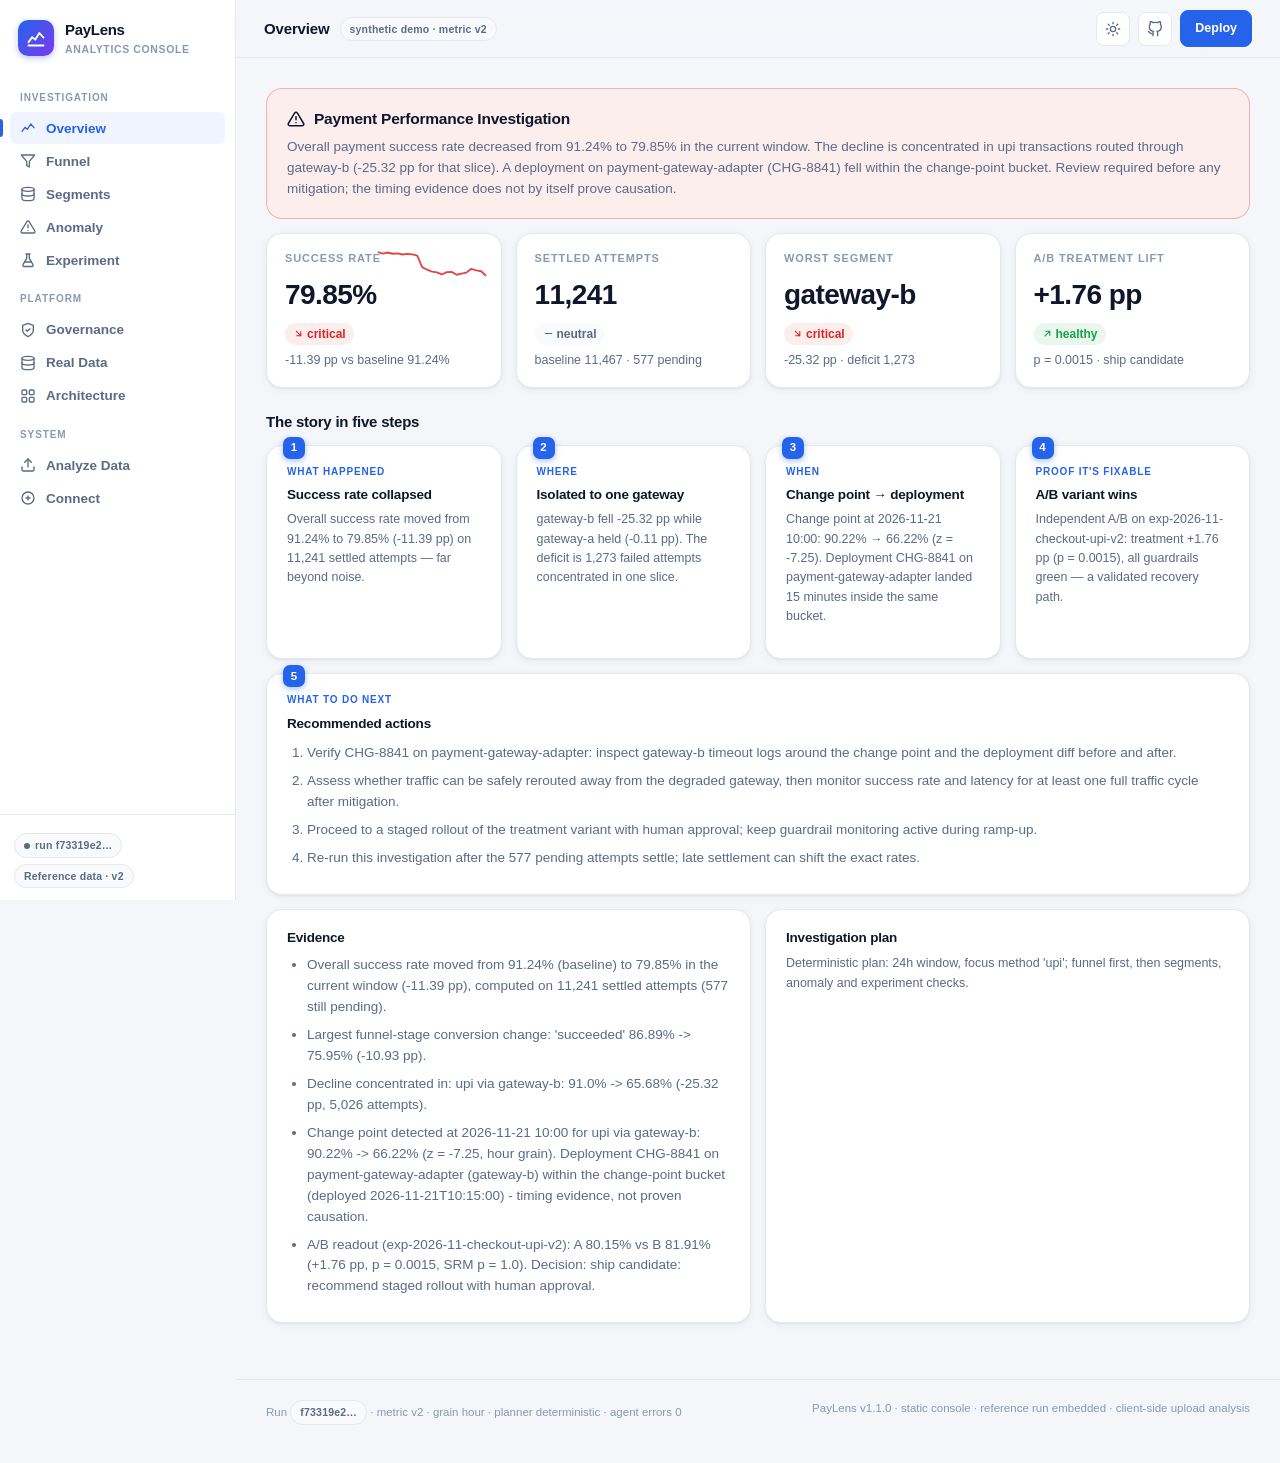
<file: web/index.html>
<!doctype html>
<html lang="en">
<head>
<meta charset="utf-8">
<meta name="viewport" content="width=device-width, initial-scale=1">
<title>PayLens — Payments Analytics Console</title>
<meta name="description" content="PayLens: governed payments analytics, funnel/segment/anomaly diagnosis and A/B readouts.">
<style>
:root{
  --bg:#f4f6fa; --surface:#ffffff; --surface2:#f8fafc; --line:#e4e9f0; --line2:#eef2f7;
  --text:#0f172a; --muted:#5b6b84; --faint:#8a99b0;
  --accent:#2563eb; --accent-soft:#eff4ff; --accent2:#7c3aed;
  --good:#16a34a; --good-soft:#e9f7ee; --bad:#dc2626; --bad-soft:#fdeeee; --warn:#b45309; --warn-soft:#fef4e6;
  --shadow:0 1px 2px rgba(15,23,42,.05),0 2px 8px rgba(15,23,42,.05);
  --shadow-lg:0 4px 24px rgba(15,23,42,.10);
  --r-lg:16px; --r-md:12px; --r-sm:8px;
  --sidebar-w:236px;
}
html[data-theme="dark"]{
  --bg:#0a101e; --surface:#101828; --surface2:#0c1424; --line:#1f2b44; --line2:#182338;
  --text:#e7edf6; --muted:#94a3b8; --faint:#64748b;
  --accent:#5b8def; --accent-soft:#16223c; --accent2:#9b7bff;
  --good:#34d399; --good-soft:#0e2b22; --bad:#f87171; --bad-soft:#2f1516; --warn:#fbbf24; --warn-soft:#2d2410;
  --shadow:0 1px 2px rgba(0,0,0,.4),0 2px 10px rgba(0,0,0,.35);
  --shadow-lg:0 6px 28px rgba(0,0,0,.5);
}
*{box-sizing:border-box}
body{margin:0;background:var(--bg);color:var(--text);
  font-family:-apple-system,BlinkMacSystemFont,"Segoe UI",Inter,Roboto,"Helvetica Neue",Arial,sans-serif;
  font-size:14.5px;line-height:1.55;-webkit-font-smoothing:antialiased;transition:background .25s,color .25s}
a{color:var(--accent);text-decoration:none}
h1,h2,h3,h4{margin:0;letter-spacing:-.015em;font-weight:700}
button{font-family:inherit}
.num{font-variant-numeric:tabular-nums}

/* ---------- shell ---------- */
.shell{display:flex;min-height:100vh}
.sidebar{width:var(--sidebar-w);flex:0 0 auto;background:var(--surface);border-right:1px solid var(--line);
  display:flex;flex-direction:column;position:sticky;top:0;height:100vh;overflow-y:auto;z-index:40}
.side-head{display:flex;align-items:center;gap:11px;padding:18px 18px 14px}
.logo{width:36px;height:36px;border-radius:10px;background:linear-gradient(135deg,#2563eb,#7c3aed);
  display:flex;align-items:center;justify-content:center;flex:0 0 auto;box-shadow:0 2px 6px rgba(37,99,235,.35)}
.logo svg{width:20px;height:20px}
.brand-name{font-weight:800;font-size:15px;letter-spacing:-.02em}
.brand-sub{font-size:10.5px;color:var(--faint);font-weight:600;letter-spacing:.06em;text-transform:uppercase}
.side-nav{flex:1;padding:4px 10px 10px}
.nav-label{font-size:10px;font-weight:700;text-transform:uppercase;letter-spacing:.09em;color:var(--faint);padding:14px 10px 6px}
.nav-item{display:flex;align-items:center;gap:10px;width:100%;text-align:left;padding:8px 10px;border:0;border-radius:var(--r-sm);
  background:none;color:var(--muted);font-size:13.5px;font-weight:600;cursor:pointer;position:relative;margin:1px 0}
.nav-item svg{width:16px;height:16px;flex:0 0 auto;stroke:currentColor}
.nav-item:hover{background:var(--surface2);color:var(--text)}
.nav-item.active{background:var(--accent-soft);color:var(--accent)}
.nav-item.active::before{content:"";position:absolute;left:-10px;top:7px;bottom:7px;width:3px;border-radius:0 3px 3px 0;background:var(--accent)}
.side-foot{padding:12px 14px;border-top:1px solid var(--line);font-size:11px;color:var(--faint)}
.side-foot .pill{margin-top:6px;display:inline-flex}
.pill{display:inline-flex;align-items:center;gap:5px;padding:3px 9px;border-radius:999px;font-size:10.5px;font-weight:700;
  border:1px solid var(--line);color:var(--muted);background:var(--surface2);letter-spacing:.02em}
.pill.good{color:var(--good);background:var(--good-soft);border-color:transparent}
.pill.bad{color:var(--bad);background:var(--bad-soft);border-color:transparent}
.pill.accent{color:var(--accent);background:var(--accent-soft);border-color:transparent}
.dot{width:6px;height:6px;border-radius:50%;background:currentColor;display:inline-block}

.main{flex:1;min-width:0;display:flex;flex-direction:column}
.topbar{position:sticky;top:0;z-index:30;background:color-mix(in srgb,var(--bg) 82%,transparent);backdrop-filter:blur(10px);
  border-bottom:1px solid var(--line);padding:10px clamp(14px,3vw,28px);display:flex;align-items:center;gap:12px;flex-wrap:wrap}
.topbar .tb-title{font-size:15px;font-weight:800;letter-spacing:-.01em;margin-right:auto;display:flex;align-items:center;gap:10px}
.tb-actions{display:flex;gap:8px;align-items:center}
.icon-btn{width:34px;height:34px;border-radius:var(--r-sm);border:1px solid var(--line);background:var(--surface);
  display:inline-flex;align-items:center;justify-content:center;cursor:pointer;color:var(--muted)}
.icon-btn:hover{color:var(--text);border-color:var(--faint)}
.icon-btn svg{width:16px;height:16px;stroke:currentColor}
.btn{display:inline-flex;align-items:center;gap:7px;padding:8px 14px;border-radius:var(--r-sm);border:1px solid var(--accent);
  background:var(--accent);color:#fff;font-weight:700;font-size:12.5px;cursor:pointer}
.btn.ghost{background:var(--surface);color:var(--accent)}
.btn:hover{filter:brightness(1.06);text-decoration:none}
.content{padding:clamp(16px,3vw,30px);max-width:1160px;width:100%;margin:0 auto}
section[hidden]{display:none}
section{animation:fade .25s ease}
@keyframes fade{from{opacity:0;transform:translateY(6px)}to{opacity:1;transform:none}}

/* ---------- blocks ---------- */
.page-head{margin-bottom:18px}
.page-head h2{font-size:clamp(18px,3vw,22px)}
.page-head p{margin:4px 0 0;color:var(--muted);font-size:13.5px}
.grid{display:grid;gap:14px}
.g2{grid-template-columns:repeat(auto-fit,minmax(320px,1fr))}
.g3{grid-template-columns:repeat(auto-fit,minmax(280px,1fr))}
.g4{grid-template-columns:repeat(auto-fit,minmax(200px,1fr))}
.card{background:var(--surface);border:1px solid var(--line);border-radius:var(--r-lg);box-shadow:var(--shadow);padding:18px 20px}
.card h3{font-size:13.5px;margin-bottom:4px}
.card .desc{color:var(--muted);font-size:12.5px;margin:0 0 14px}
.kpi{background:var(--surface);border:1px solid var(--line);border-radius:var(--r-lg);box-shadow:var(--shadow);padding:16px 18px;position:relative}
.kpi .label{font-size:11px;text-transform:uppercase;letter-spacing:.08em;color:var(--faint);font-weight:700}
.kpi .value{font-size:clamp(22px,3.4vw,28px);font-weight:800;margin-top:6px;letter-spacing:-.02em;font-variant-numeric:tabular-nums}
.kpi .delta{font-size:12.5px;margin-top:6px;color:var(--muted);display:flex;align-items:center;gap:6px;flex-wrap:wrap}
.trend{display:inline-flex;align-items:center;gap:3px;font-weight:700;font-size:12px;padding:2px 8px;border-radius:999px}
.trend.down{color:var(--bad);background:var(--bad-soft)}
.trend.up{color:var(--good);background:var(--good-soft)}
.trend.flat{color:var(--muted);background:var(--surface2)}
.trend svg{width:11px;height:11px;stroke:currentColor}
.alert{border-radius:var(--r-lg);padding:18px 20px;border:1px solid;color:var(--text)}
.alert.bad{background:var(--bad-soft);border-color:color-mix(in srgb,var(--bad) 30%,transparent)}
.alert.good{background:var(--good-soft);border-color:color-mix(in srgb,var(--good) 30%,transparent)}
.alert h2{font-size:15.5px;display:flex;align-items:center;gap:9px}
.alert p{margin:6px 0 0;font-size:13.5px;color:var(--muted)}
.alert h2 svg{width:18px;height:18px;stroke:currentColor;flex:0 0 auto}

/* story cards */
.story{display:grid;gap:14px;grid-template-columns:repeat(auto-fit,minmax(230px,1fr));counter-reset:step}
.story .card{counter-increment:step;position:relative}
.story .card::before{content:counter(step);position:absolute;top:-9px;left:16px;width:22px;height:22px;border-radius:7px;
  background:var(--accent);color:#fff;font-size:11.5px;font-weight:800;display:flex;align-items:center;justify-content:center;box-shadow:0 2px 6px rgba(37,99,235,.4)}
.step-tag{font-size:10px;font-weight:800;text-transform:uppercase;letter-spacing:.08em;color:var(--accent);margin-bottom:6px}

/* tables */
.table-scroll{overflow-x:auto;border:1px solid var(--line);border-radius:var(--r-md);background:var(--surface)}
table{width:100%;border-collapse:collapse;font-size:13px}
th{text-align:left;padding:10px 14px;color:var(--faint);font-size:10.5px;text-transform:uppercase;letter-spacing:.07em;
  border-bottom:1px solid var(--line);white-space:nowrap;background:var(--surface2)}
td{padding:11px 14px;border-bottom:1px solid var(--line2);white-space:nowrap;font-variant-numeric:tabular-nums}
tr:last-child td{border-bottom:0}
tbody tr:hover td{background:var(--surface2)}
td.num,th.num{text-align:right}
.pos{color:var(--good);font-weight:700}.neg{color:var(--bad);font-weight:700}
.mut{color:var(--muted)}

/* charts */
.chart-wrap{position:relative}
svg.chart{width:100%;height:auto;display:block}
.legend{display:flex;gap:14px;flex-wrap:wrap;margin-top:12px;color:var(--muted);font-size:11.5px}
.legend .key{display:inline-flex;align-items:center;gap:6px}
.legend .sw{width:12px;height:12px;border-radius:4px}
.tip{position:absolute;pointer-events:none;background:var(--surface);border:1px solid var(--line);border-radius:var(--r-sm);
  box-shadow:var(--shadow-lg);padding:8px 11px;font-size:11.5px;opacity:0;transition:opacity .12s;z-index:5;min-width:150px}
.tip b{font-size:12px}
.tip .row{display:flex;justify-content:space-between;gap:14px;color:var(--muted)}
.tip .row b{color:var(--text)}
.tip.show{opacity:1}

/* funnel */
.fu-row{display:grid;grid-template-columns:130px 1fr 130px;gap:14px;align-items:center;padding:9px 0;border-bottom:1px solid var(--line2)}
.fu-row:last-child{border-bottom:0}
.fu-name{font-weight:700;font-size:13px}
.fu-name span{display:block;font-weight:500;font-size:11px;color:var(--faint)}
.bar-stack{display:flex;flex-direction:column;gap:4px}
.bar{height:16px;border-radius:6px;position:relative;min-width:2px;transition:width .5s cubic-bezier(.2,.8,.2,1)}
.bar.cur{background:linear-gradient(90deg,#2563eb,#4f7ef7)}
.bar.base{background:var(--line)}
.bar .in{position:absolute;right:8px;top:50%;transform:translateY(-50%);font-size:10.5px;font-weight:700;color:#fff;mix-blend-mode:normal;white-space:nowrap}
.bar.base .in{color:var(--muted)}
.fu-delta{justify-self:end}
@media (max-width:640px){.fu-row{grid-template-columns:96px 1fr 74px;gap:8px}.fu-name{font-size:12px}}

/* dumbbell */
.db-row{display:grid;grid-template-columns:110px 1fr;gap:12px;align-items:center;padding:7px 0}
.db-name{font-size:12.5px;font-weight:600;overflow:hidden;text-overflow:ellipsis;white-space:nowrap}
.db-name span{display:block;font-size:10.5px;color:var(--faint);font-weight:500}
.seg-switch{display:flex;gap:6px;flex-wrap:wrap;margin:0 0 14px}
.seg-btn{padding:6px 13px;font-size:12px;font-weight:700;border-radius:999px;border:1px solid var(--line);
  background:var(--surface);color:var(--muted);cursor:pointer;transition:all .15s}
.seg-btn:hover{border-color:var(--faint);color:var(--text)}
.seg-btn[aria-pressed="true"]{color:var(--accent);border-color:var(--accent);background:var(--accent-soft)}

/* misc */
ol,ul{margin:8px 0;padding-left:20px;color:var(--muted)}
li{margin:7px 0;font-size:13.5px}
li b{color:var(--text)}
details{border:1px solid var(--line);border-radius:var(--r-sm);padding:10px 14px;background:var(--surface2)}
details summary{cursor:pointer;font-size:12px;font-weight:700;color:var(--accent)}
details pre{overflow-x:auto;font-size:11px;line-height:1.5;color:var(--muted);padding:10px;margin:8px 0 0;white-space:pre}
.code{font-family:ui-monospace,"SF Mono",Menlo,Consolas,monospace;font-size:11.5px;background:var(--surface2);
  color:var(--muted);padding:12px 14px;border-radius:var(--r-md);overflow-x:auto;border:1px solid var(--line)}
.connect-row{display:flex;gap:8px;flex-wrap:wrap;margin-top:12px}
.connect-row input{flex:1 1 240px;min-width:0;background:var(--surface);border:1px solid var(--line);
  border-radius:var(--r-sm);padding:9px 13px;color:var(--text);font-size:13px;font-family:ui-monospace,Menlo,Consolas,monospace}
.connect-row input:focus{outline:2px solid var(--accent);outline-offset:-1px}
#api-out{margin-top:12px}
footer{border-top:1px solid var(--line);margin-top:26px;padding:20px clamp(14px,3vw,30px);color:var(--faint);font-size:11.5px;
  display:flex;gap:14px;flex-wrap:wrap;justify-content:space-between}
.focus{position:relative}
:focus-visible{outline:2px solid var(--accent);outline-offset:2px;border-radius:4px}

/* mobile */
.topnav{display:none}
@media (max-width:1023px){
  .shell{display:block}
  .sidebar{display:none}
  .topnav{display:flex;gap:6px;overflow-x:auto;-webkit-overflow-scrolling:touch;scrollbar-width:none;padding:8px clamp(14px,3vw,28px);
    background:var(--surface);border-bottom:1px solid var(--line);position:sticky;top:52px;z-index:29}
  .topnav::-webkit-scrollbar{display:none}
  .tn-item{flex:0 0 auto;display:inline-flex;align-items:center;gap:7px;padding:7px 13px;border-radius:999px;border:1px solid var(--line);
    background:var(--surface);color:var(--muted);font-size:12.5px;font-weight:700;cursor:pointer;border:1px solid var(--line)}
  .tn-item svg{width:14px;height:14px;stroke:currentColor}
  .tn-item.active{background:var(--accent-soft);color:var(--accent);border-color:color-mix(in srgb,var(--accent) 35%,transparent)}
  .topbar{top:0}
  footer{justify-content:flex-start}
}
</style>
</head>
<body>
<div class="shell">

<aside class="sidebar" aria-label="Navigation">
  <div class="side-head">
    <div class="logo" aria-hidden="true"><svg viewBox="0 0 24 24" fill="none" stroke="#fff" stroke-width="2.2" stroke-linecap="round" stroke-linejoin="round"><path d="M3 17l4.5-6 3.5 3 5-8 5 5.5"/><path d="M3 21h18"/></svg></div>
    <div><div class="brand-name">PayLens</div><div class="brand-sub">Analytics Console</div></div>
  </div>
  <nav class="side-nav" id="nav" aria-label="Sections"></nav>
  <div class="side-foot">
    <span class="pill" id="sf-run"><span class="dot"></span><span id="sf-run-id">run …</span></span><br>
    <span class="pill" id="sf-data">Reference data · v2</span>
  </div>
</aside>

<div class="main">
  <div class="topbar">
    <div class="tb-title"><span id="tb-title">Overview</span><span class="pill" id="tb-env">synthetic demo · metric v2</span></div>
    <div class="tb-actions">
      <button class="icon-btn" id="theme-btn" aria-label="Toggle color theme" title="Toggle theme"><svg id="theme-ic" viewBox="0 0 24 24" fill="none" stroke-width="2" stroke-linecap="round"><circle cx="12" cy="12" r="4"/><path d="M12 2v2m0 16v2M4.9 4.9l1.4 1.4m11.4 11.4 1.4 1.4M2 12h2m16 0h2M4.9 19.1l1.4-1.4M17.7 6.3l1.4-1.4"/></svg></button>
      <a class="icon-btn" href="https://github.com/deepak2233/PayLens" target="_blank" rel="noopener" aria-label="GitHub repository" title="GitHub repository"><svg viewBox="0 0 24 24" fill="none" stroke-width="2" stroke-linecap="round" stroke-linejoin="round"><path d="M9 19c-4.3 1.4-5-2.7-7-3m14 6v-3.87a3.37 3.37 0 0 0-.94-2.61c3.14-.35 6.44-1.54 6.44-7A5.44 5.44 0 0 0 20 4.77 5.07 5.07 0 0 0 19.91 1S18.73.65 16 2.48a13.38 13.38 0 0 0-7 0C6.27.65 5.09 1 5.09 1A5.07 5.07 0 0 0 5 4.77a5.44 5.44 0 0 0-1.5 3.78c0 5.42 3.3 6.61 6.44 7A3.37 3.37 0 0 0 9 18.13V22"/></svg></a>
      <a class="btn" href="https://vercel.com/new/clone?repository-url=https%3A%2F%2Fgithub.com%2Fdeepak2233%2FPayLens" target="_blank" rel="noopener">Deploy</a>
    </div>
  </div>
  <div class="topnav" id="topnav" role="tablist" aria-label="Sections"></div>

  <div class="content" id="content">

    <!-- OVERVIEW -->
    <section id="s-overview">
      <div class="alert bad">
        <h2><svg viewBox="0 0 24 24" fill="none" stroke-width="2" stroke-linecap="round" stroke-linejoin="round"><path d="M10.29 3.86 1.82 18a2 2 0 0 0 1.71 3h16.94a2 2 0 0 0 1.71-3L13.71 3.86a2 2 0 0 0-3.42 0z"/><line x1="12" y1="9" x2="12" y2="13"/><line x1="12" y1="17" x2="12.01" y2="17"/></svg><span id="ov-title"></span></h2>
        <p id="ov-finding"></p>
      </div>
      <div class="grid g4" style="margin-top:14px" id="ov-kpis"></div>
      <h3 style="margin:22px 0 12px;font-size:15px">The story in five steps</h3>
      <div class="story">
        <div class="card"><div class="step-tag">What happened</div><h3>Success rate collapsed</h3><p class="desc" id="st-1"></p></div>
        <div class="card"><div class="step-tag">Where</div><h3>Isolated to one gateway</h3><p class="desc" id="st-2"></p></div>
        <div class="card"><div class="step-tag">When</div><h3>Change point → deployment</h3><p class="desc" id="st-3"></p></div>
        <div class="card"><div class="step-tag">Proof it's fixable</div><h3>A/B variant wins</h3><p class="desc" id="st-4"></p></div>
        <div class="card" style="grid-column:1/-1"><div class="step-tag">What to do next</div><h3>Recommended actions</h3><ol id="ov-actions" style="margin:8px 0 0"></ol></div>
      </div>
      <div class="grid g2" style="margin-top:14px">
        <div class="card"><h3>Evidence</h3><ul id="ov-evidence" style="margin:6px 0 0"></ul></div>
        <div class="card"><h3>Investigation plan</h3><p class="desc" id="ov-plan" style="margin-top:6px"></p></div>
      </div>
    </section>

    <!-- FUNNEL -->
    <section id="s-funnel" hidden>
      <div class="page-head"><h2>Checkout funnel</h2><p>Stage conversion — current window vs same-length baseline, <span id="fu-window"></span>.</p></div>
      <div class="grid g4" id="fu-kpis"></div>
      <div class="card" style="margin-top:14px">
        <h3>Stage conversion</h3><p class="desc">Bar length is attempt volume; labels show stage counts. Δ is the conversion change vs baseline.</p>
        <div id="fu-chart"></div>
        <div class="legend">
          <span class="key"><span class="sw" style="background:#2563eb"></span>Current window</span>
          <span class="key"><span class="sw" style="background:var(--line)"></span>Baseline (previous day)</span>
        </div>
      </div>
      <div class="card" style="margin-top:14px">
        <h3>Stage table</h3><p class="desc">Exact counts and conversion rates from governed query <b>funnel_counts</b>.</p>
        <div class="table-scroll"><table id="fu-table"></table></div>
      </div>
    </section>

    <!-- SEGMENTS -->
    <section id="s-segments" hidden>
      <div class="page-head"><h2>Segment diagnosis</h2><p>Ranked by success deficit = attempts × rate drop. A slice matters only if it is both big enough and broken enough.</p></div>
      <div class="card">
        <div class="seg-switch" id="seg-switch" role="group" aria-label="Segment dimension"></div>
        <div class="chart-wrap" id="seg-chart"></div>
        <p class="desc" style="margin-top:12px">Dumbbell chart: grey dot = baseline, coloured dot = current. A long connector is a large decline.</p>
      </div>
      <div class="card" style="margin-top:14px">
        <h3 id="seg-table-title">Ranked table</h3><p class="desc">From governed query <b>success_rate_by_dimension</b> / <b>segment_profile</b>.</p>
        <div class="table-scroll"><table id="seg-table"></table></div>
      </div>
    </section>

    <!-- ANOMALY -->
    <section id="s-anomaly" hidden>
      <div class="page-head"><h2>Anomaly timeline</h2><p>Hourly success rate for <b id="an-seg"></b> with same-hour baseline (overall mean before the first full day) and the correlated deployment.</p></div>
      <div class="card">
        <div class="legend" style="margin:0 0 10px">
          <span class="key"><span class="sw" style="background:#2563eb"></span>Current</span>
          <span class="key"><span class="sw" style="background:#d97706"></span>Same-hour baseline</span>
          <span class="key"><span class="sw" style="background:var(--bad);border-radius:50%"></span><span id="an-leg-cp"></span></span>
          <span class="key" id="an-leg-dep"><span class="sw" style="background:var(--accent2)"></span><span id="an-leg-dep-t"></span></span>
        </div>
        <div class="chart-wrap" id="an-chart"></div>
      </div>
      <div class="grid g4" style="margin-top:14px" id="an-cards"></div>
      <div class="card" style="margin-top:14px">
        <h3>Interpretation</h3><p class="desc" id="an-interp" style="margin-top:6px"></p>
      </div>
    </section>

    <!-- EXPERIMENT -->
    <section id="s-experiment" hidden>
      <div class="page-head"><h2>A/B experiment readout</h2><p id="ex-sub"></p></div>
      <div class="alert good">
        <h2><svg viewBox="0 0 24 24" fill="none" stroke-width="2" stroke-linecap="round" stroke-linejoin="round"><path d="M22 11.08V12a10 10 0 1 1-5.93-9.14"/><polyline points="22 4 12 14.01 9 11.01"/></svg><span id="ex-decision"></span></h2>
        <p id="ex-reasons"></p>
      </div>
      <div class="grid g4" style="margin-top:14px" id="ex-kpis"></div>
      <div class="grid g2" style="margin-top:14px">
        <div class="card">
          <h3>Variant comparison</h3><p class="desc">10,000 attempts per arm; assignment checked by SRM before any effect is read.</p>
          <div class="chart-wrap" id="ex-chart"></div>
        </div>
        <div class="card">
          <h3>Guardrails</h3><p class="desc">Non-success-rate checks that must not regress during ramp-up.</p>
          <div class="table-scroll"><table id="ex-guard"></table></div>
        </div>
      </div>
      <div class="card" style="margin-top:14px">
        <h3>Statistical detail</h3>
        <div class="table-scroll"><table id="ex-stats"></table></div>
      </div>
    </section>

    <!-- GOVERNANCE -->
    <section id="s-governance" hidden>
      <div class="page-head"><h2>Governance &amp; audit</h2><p>Agents never write SQL — they run versioned, parameterized, row-capped templates, and every call is logged.</p></div>
      <div class="grid g2">
        <div class="card">
          <h3>Governance contract</h3>
          <ul style="margin-top:10px">
            <li><b>No free-form SQL</b> — versioned templates only, reviewed like code.</li>
            <li><b>Bound parameters</b> — every value bound; identifiers from a whitelist.</li>
            <li><b>Row caps</b> — bounded results, explicit truncation flags.</li>
            <li><b>Full audit trail</b> — agent, template, row count, duration per call.</li>
            <li><b>Versioned metrics</b> — success_rate v2 excludes unsettled attempts and reports pending share separately.</li>
            <li><b>Fail-closed contracts</b> — invalid events dead-lettered, never coerced.</li>
            <li><b>Human approval</b> — decisions stop short of autonomous mitigation.</li>
          </ul>
        </div>
        <div class="card">
          <h3>Templates used in this run</h3><p class="desc">Distinct versioned templates executed by the agent graph.</p>
          <div id="gov-templates" style="display:flex;flex-wrap:wrap;gap:6px"></div>
          <p class="desc" style="margin-top:12px" id="gov-note"></p>
        </div>
      </div>
      <div class="card" style="margin-top:14px">
        <h3>Query audit log</h3><p class="desc">All 18 governed queries from the reference run, in execution order.</p>
        <div class="table-scroll"><table id="gov-audit"></table></div>
      </div>
      <div class="card" style="margin-top:14px">
        <h3>Example governed SQL</h3><p class="desc">funnel_counts — the template behind the funnel above.</p>
        <details><summary>Show template source</summary><pre id="gov-sql"></pre></details>
      </div>
    </section>

    <!-- REAL DATA -->
    <section id="s-realdata" hidden>
      <div class="page-head"><h2>Real-data validation</h2><p>The same governed pipeline re-run on real open-source sources — an honest null is a passing grade.</p></div>
      <div class="card">
        <h3>Finding</h3><p style="margin:8px 0 0;font-size:14px" id="rd-finding"></p>
      </div>
      <div class="grid g4" style="margin-top:14px" id="rd-kpis"></div>
      <div class="grid g2" style="margin-top:14px">
        <div class="card"><h3>Evidence</h3><ul id="rd-evidence" style="margin:6px 0 0"></ul></div>
        <div class="card"><h3>Next steps</h3><ul id="rd-actions" style="margin:6px 0 0"></ul></div>
      </div>
      <div class="grid g2" style="margin-top:14px">
        <div class="card"><h3>Sources</h3><p class="desc" id="rd-src" style="margin-top:8px"></p></div>
        <div class="card"><h3>Why this matters</h3><p class="desc" style="margin-top:8px">Real sources arrive with different vocabularies (Olist payment types like <i>boleto</i>, <i>not_defined</i>), their own edge cases (missing payments, approval-before-purchase clock skew, split payments, canceled orders) and checksum verification. The governed layer accepts them without schema drift — identical templates and agents, unchanged.</p></div>
      </div>
    </section>

    <!-- ARCHITECTURE -->
    <section id="s-architecture" hidden>
      <div class="page-head"><h2>Architecture</h2><p>Event flow and agent graph behind every number in this console.</p></div>
      <div class="card">
        <h3>System flow</h3><p class="desc">Producer → transport → ingest → store → governed SQL → agents.</p>
        <div class="chart-wrap" id="arch-diagram"></div>
      </div>
      <div class="grid g2" style="margin-top:14px">
        <div class="card">
          <h3>Agent workflow (LangGraph)</h3><p class="desc">Supervisor routes by plan + material-drop signal; retry budget per agent.</p>
          <div class="chart-wrap" id="arch-flow"></div>
        </div>
        <div class="card">
          <h3>Layer map</h3>
          <ul style="margin-top:10px">
            <li><b>Producers</b> — synthetic generator (seeded hazards) or real adapters (Olist, Upworthy).</li>
            <li><b>Transport</b> — in-memory bus (demo) / Kafka (production); same consumer contract.</li>
            <li><b>Ingest</b> — dedup, reorder-safe stage derivation, late outcomes, dead-lettering.</li>
            <li><b>Store</b> — SQLAlchemy 2.0 on SQLite (demo) / PostgreSQL (Docker).</li>
            <li><b>Governed SQL</b> — template-only, parameterized, row-capped, audited.</li>
            <li><b>Agents</b> — supervisor + funnel / segment / anomaly / experiment.</li>
            <li><b>Hybrid LLM</b> — advisory planning + number-pinned narration; deterministic fallback, no API key needed.</li>
            <li><b>Surfaces</b> — FastAPI, CLI, this static console.</li>
          </ul>
        </div>
      </div>
    </section>

    <!-- ANALYZE -->
    <section id="s-analyze" hidden>
      <div class="page-head"><h2>Analyze your data</h2><p>Bring your own payments export — the same governed analysis (funnel, segments, anomaly timeline, A/B readout) runs right here in your browser. Nothing leaves your machine.</p></div>
      <div class="card">
        <h3>1 · Schema</h3>
        <p class="desc">One row per payment attempt. The window semantics mirror the governed pipeline: <b>last 24 hours vs the previous 24 hours</b>, so the file must span at least ~46 hours (two full days).</p>
        <div class="table-scroll"><table>
          <tr><th>Column</th><th>Required</th><th>Values</th></tr>
          <tr><td class="code">attempt_id</td><td>yes</td><td>unique per attempt</td></tr>
          <tr><td class="code">started_at</td><td>yes</td><td>ISO timestamp (UTC) · span ≥ 46 h</td></tr>
          <tr><td class="code">stage_reached</td><td>yes</td><td>started · method_selected · initiated · succeeded · failed · pending</td></tr>
          <tr><td class="code">status</td><td>no</td><td>fallback stage source: succeeded / failed / pending</td></tr>
          <tr><td class="code">method, gateway, bank, app_version, geo, customer_tier</td><td>no</td><td>free text — become segment dimensions</td></tr>
          <tr><td class="code">experiment_id, variant</td><td>no</td><td>A/B columns (A/B) — enable the experiment readout</td></tr>
          <tr><td class="code">amount, currency, customer_id</td><td>no</td><td>amount in major units; customer_id pseudonymised — never PII</td></tr>
        </table></div>
        <div class="connect-row">
          <button class="btn ghost" id="dl-template">Download CSV template</button>
          <a class="btn ghost" href="https://github.com/deepak2233/PayLens#analyze-your-own-data" target="_blank" rel="noopener">Bigger files → CLI / API</a>
        </div>
      </div>
      <div class="card" style="margin-top:14px">
        <h3>2 · Upload &amp; run</h3>
        <p class="desc">Entirely client-side — comfortable up to ~100 MB / 1 M rows. Larger volumes: run the same pipeline via <span class="code">python cli.py analyze --csv your.csv</span> or <span class="code">POST /api/uploads</span> (streaming, 200 MB cap, full audited trail).</p>
        <div id="drop" tabindex="0" role="button" aria-label="Choose CSV file" style="border:1.5px dashed var(--line);border-radius:var(--r-md);padding:26px;text-align:center;color:var(--muted);cursor:pointer">
          <b style="color:var(--text)">Drop your CSV here</b> or click to choose a file
          <div class="desc" style="margin-top:6px">one row per attempt · UTF-8 · , separated</div>
        </div>
        <input type="file" id="file" accept=".csv,text/csv" hidden>
        <div class="connect-row"><button class="btn" id="run-btn" disabled>Analyze</button>
        <button class="btn ghost" id="reset-btn" hidden>Reset to reference run</button></div>
        <div id="up-out"></div>
      </div>
      <div class="card" style="margin-top:14px">
        <h3>Service packaging</h3>
        <p class="desc">This same flow, pointed at customer data under contract, is the self-serve tier of PayLens-as-a-service: governed SQL + audited agents make it safe to analyze data you do not own. See <b>SERVICES.md</b> in the repo for tiers, boundaries and pricing structure.</p>
      </div>
    </section>

    <!-- CONNECT -->
    <section id="s-connect" hidden>
      <div class="page-head"><h2>Connect &amp; deploy</h2><p>This console works as a pure static site with the reference run embedded — or point it at a live API.</p></div>
      <div class="card">
        <h3>Live API connection</h3>
        <p class="desc">Run the backend locally and browse fresh data instead of the embedded reference run:</p>
        <div class="code">git clone https://github.com/deepak2233/PayLens.git && cd PayLens
pip install -r requirements.txt
uvicorn paylens.api.main:app --port 8000   # or: python cli.py demo && python cli.py api</div>
        <div class="connect-row">
          <input id="api-url" type="url" placeholder="http://localhost:8000" aria-label="API base URL">
          <button class="btn" id="api-go">Connect</button>
        </div>
        <div id="api-out"></div>
      </div>
      <div class="grid g2" style="margin-top:14px">
        <div class="card">
          <h3>Deploy to Vercel</h3><p class="desc">Repo includes <b>vercel.json</b> — zero configuration, static output from web/.</p>
          <a class="btn" href="https://vercel.com/new/clone?repository-url=https%3A%2F%2Fgithub.com%2Fdeepak2233%2FPayLens" target="_blank" rel="noopener">Deploy with Vercel</a>
          <p class="desc" style="margin-top:12px">CLI alternative:</p>
          <div class="code">npm i -g vercel
vercel            # from the repo root</div>
        </div>
        <div class="card">
          <h3>API surface</h3>
          <div class="table-scroll" style="margin-top:10px"><table>
            <tr><th>Endpoint</th><th>Purpose</th></tr>
            <tr><td class="code" style="border:0;background:none">GET /api/health</td><td style="border:0;white-space:normal;color:var(--muted)">liveness, data horizon</td></tr>
            <tr><td class="code" style="border:0;background:none">POST /api/investigations</td><td style="border:0;white-space:normal;color:var(--muted)">run the full agent investigation</td></tr>
            <tr><td class="code" style="border:0;background:none">GET /api/investigations/{id}</td><td style="border:0;white-space:normal;color:var(--muted)">full report incl. provenance</td></tr>
            <tr><td class="code" style="border:0;background:none">GET /api/metrics/success-rate</td><td style="border:0;white-space:normal;color:var(--muted)">versioned metric, groupable</td></tr>
            <tr><td class="code" style="border:0;background:none">GET /api/experiments/{id}/readout</td><td style="border:0;white-space:normal;color:var(--muted)">statistical readout</td></tr>
            <tr><td class="code" style="border:0;background:none">GET /api/audit/queries</td><td style="border:0;white-space:normal;color:var(--muted)">governed-query audit log</td></tr>
          </table></div>
        </div>
      </div>
    </section>

  </div>
  <footer>
    <div id="ft-prov"></div>
    <div>PayLens v1.1.0 · static console · reference run embedded · client-side upload analysis</div>
  </footer>
</div>
</div>
<div class="tip" id="tip" role="status"></div>
<script>
const DATA = {"demo": {"title": "Payment Performance Investigation", "finding": "Overall payment success rate decreased from 91.24% to 79.85% in the current window. The decline is concentrated in upi transactions routed through gateway-b (-25.32 pp for that slice). A deployment on payment-gateway-adapter (CHG-8841) fell within the change-point bucket. Review required before any mitigation; the timing evidence does not by itself prove causation.", "evidence": ["Overall success rate moved from 91.24% (baseline) to 79.85% in the current window (-11.39 pp), computed on 11,241 settled attempts (577 still pending).", "Largest funnel-stage conversion change: 'succeeded' 86.89% -> 75.95% (-10.93 pp).", "Decline concentrated in: upi via gateway-b: 91.0% -> 65.68% (-25.32 pp, 5,026 attempts).", "Change point detected at 2026-11-21 10:00 for upi via gateway-b: 90.22% -> 66.22% (z = -7.25, hour grain). Deployment CHG-8841 on payment-gateway-adapter (gateway-b) within the change-point bucket (deployed 2026-11-21T10:15:00) - timing evidence, not proven causation.", "A/B readout (exp-2026-11-checkout-upi-v2): A 80.15% vs B 81.91% (+1.76 pp, p = 0.0015, SRM p = 1.0). Decision: ship candidate: recommend staged rollout with human approval."], "affected_segments": [{"method": "upi", "gateway": "gateway-b", "success_rate_current": 65.68, "success_rate_baseline": 91.0, "delta_pp": -25.32, "attempts_current": 5275, "settled_current": 5026, "pending_current": 249, "success_deficit": 1272.6}], "recommended_actions": ["Verify CHG-8841 on payment-gateway-adapter: inspect gateway-b timeout logs around the change point and the deployment diff before and after.", "Assess whether traffic can be safely rerouted away from the degraded gateway, then monitor success rate and latency for at least one full traffic cycle after mitigation.", "Proceed to a staged rollout of the treatment variant with human approval; keep guardrail monitoring active during ramp-up.", "Re-run this investigation after the 577 pending attempts settle; late settlement can shift the exact rates."], "funnel": {"window": {"start": "2026-11-21T01:00:00+00:00", "end": "2026-11-22T01:00:00+00:00"}, "baseline": {"start": "2026-11-20T01:00:00+00:00", "end": "2026-11-21T01:00:00+00:00"}, "stages": [{"stage": "started", "current": 11818, "baseline": 12041, "conversion_current": 100.0, "conversion_baseline": 100.0, "delta_pp": 0.0}, {"stage": "method_selected", "current": 11471, "baseline": 11709, "conversion_current": 97.06, "conversion_baseline": 97.24, "delta_pp": -0.18}, {"stage": "initiated", "current": 11241, "baseline": 11467, "conversion_current": 95.12, "conversion_baseline": 95.23, "delta_pp": -0.12}, {"stage": "succeeded", "current": 8976, "baseline": 10462, "conversion_current": 75.95, "conversion_baseline": 86.89, "delta_pp": -10.93}], "overall": {"success_rate_current": 79.85, "success_rate_baseline": 91.24, "delta_pp": -11.39, "settled_current": 11241, "settled_baseline": 11467, "pending_current": 577}}, "segments": {"method": [{"value": "upi", "success_rate_current": 79.85, "success_rate_baseline": 91.24, "delta_pp": -11.39, "attempts_current": 11241, "success_deficit": 1280.3}], "gateway": [{"value": "gateway-b", "success_rate_current": 65.68, "success_rate_baseline": 91.0, "delta_pp": -25.32, "attempts_current": 5026, "success_deficit": 1272.6}, {"value": "gateway-a", "success_rate_current": 91.31, "success_rate_baseline": 91.42, "delta_pp": -0.11, "attempts_current": 6215, "success_deficit": 6.8}], "bank": [{"value": "HDFC", "success_rate_current": 79.14, "success_rate_baseline": 90.49, "delta_pp": -11.35, "attempts_current": 3390, "success_deficit": 384.8}, {"value": "ICICI", "success_rate_current": 80.32, "success_rate_baseline": 92.05, "delta_pp": -11.73, "attempts_current": 2866, "success_deficit": 336.2}, {"value": "SBI", "success_rate_current": 80.26, "success_rate_baseline": 90.94, "delta_pp": -10.68, "attempts_current": 2745, "success_deficit": 293.2}, {"value": "Axis", "success_rate_current": 80.3, "success_rate_baseline": 91.92, "delta_pp": -11.62, "attempts_current": 1340, "success_deficit": 155.7}, {"value": "Kotak", "success_rate_current": 79.11, "success_rate_baseline": 91.31, "delta_pp": -12.2, "attempts_current": 900, "success_deficit": 109.8}], "app_version": [{"value": "3.2.0", "success_rate_current": 79.48, "success_rate_baseline": 91.38, "delta_pp": -11.9, "attempts_current": 9589, "success_deficit": 1141.1}, {"value": "3.1.0", "success_rate_current": 82.29, "success_rate_baseline": 90.4, "delta_pp": -8.11, "attempts_current": 1107, "success_deficit": 89.8}, {"value": "3.3.0-beta", "success_rate_current": 81.47, "success_rate_baseline": 90.4, "delta_pp": -8.93, "attempts_current": 545, "success_deficit": 48.7}], "geo": [{"value": "IN-MH", "success_rate_current": 79.74, "success_rate_baseline": 90.95, "delta_pp": -11.21, "attempts_current": 3425, "success_deficit": 383.9}, {"value": "IN-KA", "success_rate_current": 80.66, "success_rate_baseline": 91.41, "delta_pp": -10.75, "attempts_current": 2787, "success_deficit": 299.6}, {"value": "IN-DL", "success_rate_current": 79.64, "success_rate_baseline": 91.32, "delta_pp": -11.68, "attempts_current": 2269, "success_deficit": 265.0}, {"value": "IN-TN", "success_rate_current": 79.64, "success_rate_baseline": 91.13, "delta_pp": -11.49, "attempts_current": 1655, "success_deficit": 190.2}, {"value": "IN-WB", "success_rate_current": 78.91, "success_rate_baseline": 91.67, "delta_pp": -12.76, "attempts_current": 1105, "success_deficit": 141.0}], "customer_tier": [{"value": "retail", "success_rate_current": 80.21, "success_rate_baseline": 91.2, "delta_pp": -10.99, "attempts_current": 8980, "success_deficit": 986.9}, {"value": "premium", "success_rate_current": 79.02, "success_rate_baseline": 91.06, "delta_pp": -12.04, "attempts_current": 1687, "success_deficit": 203.1}, {"value": "vip", "success_rate_current": 76.66, "success_rate_baseline": 92.27, "delta_pp": -15.61, "attempts_current": 574, "success_deficit": 89.6}]}, "anomaly": {"grain": "hour", "segment": "method=upi · gateway=gateway-b", "hourly_series": [{"hour": "01:00", "date": "2026-11-21", "success_rate": 95.83, "baseline_same_hour": 92.86, "delta_pp": 2.98, "z": 0.67, "attempts": 48}, {"hour": "02:00", "date": "2026-11-21", "success_rate": 92.86, "baseline_same_hour": 92.31, "delta_pp": 0.55, "z": 0.09, "attempts": 42}, {"hour": "03:00", "date": "2026-11-21", "success_rate": 95.0, "baseline_same_hour": 95.83, "delta_pp": -0.83, "z": -0.19, "attempts": 40}, {"hour": "04:00", "date": "2026-11-21", "success_rate": 92.54, "baseline_same_hour": 87.93, "delta_pp": 4.61, "z": 0.87, "attempts": 67}, {"hour": "05:00", "date": "2026-11-21", "success_rate": 93.33, "baseline_same_hour": 90.2, "delta_pp": 3.14, "z": 0.78, "attempts": 90}, {"hour": "06:00", "date": "2026-11-21", "success_rate": 91.1, "baseline_same_hour": 85.71, "delta_pp": 5.38, "z": 1.38, "attempts": 146}, {"hour": "07:00", "date": "2026-11-21", "success_rate": 92.38, "baseline_same_hour": 92.48, "delta_pp": -0.1, "z": -0.04, "attempts": 210}, {"hour": "08:00", "date": "2026-11-21", "success_rate": 91.29, "baseline_same_hour": 91.67, "delta_pp": -0.38, "z": -0.16, "attempts": 287}, {"hour": "09:00", "date": "2026-11-21", "success_rate": 88.99, "baseline_same_hour": 93.63, "delta_pp": -4.64, "z": -2.08, "attempts": 327}, {"hour": "10:00", "date": "2026-11-21", "success_rate": 66.22, "baseline_same_hour": 90.22, "delta_pp": -24.0, "z": -7.25, "attempts": 296}, {"hour": "11:00", "date": "2026-11-21", "success_rate": 61.21, "baseline_same_hour": 89.0, "delta_pp": -27.79, "z": -7.79, "attempts": 281}, {"hour": "12:00", "date": "2026-11-21", "success_rate": 57.65, "baseline_same_hour": 90.85, "delta_pp": -33.19, "z": -9.27, "attempts": 307}, {"hour": "13:00", "date": "2026-11-21", "success_rate": 55.98, "baseline_same_hour": 89.72, "delta_pp": -33.73, "z": -8.89, "attempts": 259}, {"hour": "14:00", "date": "2026-11-21", "success_rate": 51.93, "baseline_same_hour": 92.57, "delta_pp": -40.64, "z": -10.61, "attempts": 285}, {"hour": "15:00", "date": "2026-11-21", "success_rate": 56.47, "baseline_same_hour": 93.99, "delta_pp": -37.52, "z": -9.58, "attempts": 278}, {"hour": "16:00", "date": "2026-11-21", "success_rate": 57.04, "baseline_same_hour": 91.92, "delta_pp": -34.89, "z": -9.17, "attempts": 270}, {"hour": "17:00", "date": "2026-11-21", "success_rate": 51.39, "baseline_same_hour": 91.56, "delta_pp": -40.17, "z": -11.27, "attempts": 323}, {"hour": "18:00", "date": "2026-11-21", "success_rate": 53.59, "baseline_same_hour": 89.71, "delta_pp": -36.12, "z": -11.08, "attempts": 390}, {"hour": "19:00", "date": "2026-11-21", "success_rate": 55.66, "baseline_same_hour": 91.35, "delta_pp": -35.7, "z": -10.56, "attempts": 327}, {"hour": "20:00", "date": "2026-11-21", "success_rate": 62.98, "baseline_same_hour": 92.7, "delta_pp": -29.72, "z": -8.43, "attempts": 289}, {"hour": "21:00", "date": "2026-11-21", "success_rate": 59.91, "baseline_same_hour": 88.18, "delta_pp": -28.27, "z": -6.59, "attempts": 222}, {"hour": "22:00", "date": "2026-11-21", "success_rate": 58.21, "baseline_same_hour": 85.71, "delta_pp": -27.51, "z": -5.31, "attempts": 134}, {"hour": "23:00", "date": "2026-11-21", "success_rate": 49.07, "baseline_same_hour": 94.96, "delta_pp": -45.88, "z": -7.79, "attempts": 108}], "change_point": {"hour": "10:00", "date": "2026-11-21", "success_rate": 66.22, "baseline_same_hour": 90.22, "delta_pp": -24.0, "z": -7.25, "attempts": 296, "label": "2026-11-21 10:00"}, "rate_context": {"mean_before_change_point": 92.59, "mean_after_change_point": 56.95}, "correlated_deployment": {"change_id": "CHG-8841", "service": "payment-gateway-adapter", "gateway": "gateway-b", "deployed_at": "2026-11-21T10:15:00", "note": "Gateway B adapter rollout v2.7.0 (connection-pool resize)", "lead_time_minutes": -15, "relation": "within the change-point bucket"}, "interpretation": "Timing evidence only: the metric change point follows the listed deployment; causality must be confirmed by engineers in gateway logs before any rerouting or rollback decision."}, "experiment": {"experiment_id": "exp-2026-11-checkout-upi-v2", "assignments": {"A": 10000, "B": 10000}, "srm": {"ok": true, "chi2": 0.0, "p_value": 1.0, "degrees_of_freedom": 1}, "control": {"variant": "A", "attempts": 10000, "succeeded": 8015, "success_rate": 80.15}, "treatment": {"variant": "B", "attempts": 10000, "succeeded": 8191, "success_rate": 81.91}, "effect": {"delta_pp": 1.76, "relative_uplift_pct": 2.2, "z": 3.174, "p_value": "0.0015", "significant": true, "mde_pp": 1.58}, "guardrails": [{"variant": "A", "latency_p50_ms": 1348.0, "latency_p95_ms": 1780.0, "timeout_rate": 0.0, "dup_charge_rate": 0.0, "refund_rate": 0.0027}, {"variant": "B", "latency_p50_ms": 1149.0, "latency_p95_ms": 1579.0, "timeout_rate": 0.0, "dup_charge_rate": 0.0002, "refund_rate": 0.0022}], "guardrail_checks": [{"name": "latency_p95_ms", "control": 1780.0, "treatment": 1579.0, "threshold": 0.1, "unit": "ms", "ok": true}, {"name": "timeout_rate", "control": 0.0, "treatment": 0.0, "threshold": 0.1, "unit": "ratio", "ok": true}, {"name": "dup_charge_rate", "control": 0.0, "treatment": 0.0002, "threshold": 0.1, "unit": "ratio", "ok": true}, {"name": "refund_rate", "control": 0.0027, "treatment": 0.0022, "threshold": 0.1, "unit": "ratio", "ok": true}], "decision": "ship candidate: recommend staged rollout with human approval", "decision_reasons": ["assignment integrity, significance and all guardrails passed"]}, "provenance": {"run_id": "f73319e2-2680-43ae-82c5-5e2182530c43", "metric_version": 2, "grain": "hour", "planner": "deterministic", "plan_rationale": "Deterministic plan: 24h window, focus method 'upi'; funnel first, then segments, anomaly and experiment checks.", "audit": [{"agent": "funnel", "template": "funnel_counts", "rows": 1, "duration_ms": 26, "sql": "SELECT\n            COUNT(*)                                                              AS started,\n            SUM(CASE WHEN method_selected_at IS NOT NULL THEN 1 ELSE 0 END)        AS method_selected,\n            SUM(CASE WHEN initiated_at      IS NOT NULL THEN 1 ELSE 0 END)        AS initiated,\n            SUM(CASE WHEN settled           THEN 1 ELSE 0 END)                    AS settled,\n            SUM(CASE WHEN status = 'succeeded' THEN 1 ELSE 0 END)                  AS succeeded,\n            SUM(CASE WHEN settled AND status <> 'succeeded' THEN 1 ELSE 0 END)     AS failed\n        FROM pay"}, {"agent": "funnel", "template": "funnel_counts", "rows": 1, "duration_ms": 24, "sql": "SELECT\n            COUNT(*)                                                              AS started,\n            SUM(CASE WHEN method_selected_at IS NOT NULL THEN 1 ELSE 0 END)        AS method_selected,\n            SUM(CASE WHEN initiated_at      IS NOT NULL THEN 1 ELSE 0 END)        AS initiated,\n            SUM(CASE WHEN settled           THEN 1 ELSE 0 END)                    AS settled,\n            SUM(CASE WHEN status = 'succeeded' THEN 1 ELSE 0 END)                  AS succeeded,\n            SUM(CASE WHEN settled AND status <> 'succeeded' THEN 1 ELSE 0 END)     AS failed\n        FROM pay"}, {"agent": "segment", "template": "success_rate_by_dimension", "rows": 1, "duration_ms": 77, "sql": "SELECT method                                                               AS dim_value,\n               SUM(CASE WHEN in_current AND settled AND status='succeeded' THEN 1 ELSE 0 END) AS cur_succeeded,\n               SUM(CASE WHEN in_current AND settled THEN 1 ELSE 0 END)                        AS cur_settled,\n               SUM(CASE WHEN in_baseline AND settled AND status='succeeded' THEN 1 ELSE 0 END) AS base_succeeded,\n               SUM(CASE WHEN in_baseline AND settled THEN 1 ELSE 0 END)                       AS base_settled\n        FROM (\n            SELECT method,\n                   sta"}, {"agent": "segment", "template": "success_rate_by_dimension", "rows": 2, "duration_ms": 81, "sql": "SELECT gateway                                                               AS dim_value,\n               SUM(CASE WHEN in_current AND settled AND status='succeeded' THEN 1 ELSE 0 END) AS cur_succeeded,\n               SUM(CASE WHEN in_current AND settled THEN 1 ELSE 0 END)                        AS cur_settled,\n               SUM(CASE WHEN in_baseline AND settled AND status='succeeded' THEN 1 ELSE 0 END) AS base_succeeded,\n               SUM(CASE WHEN in_baseline AND settled THEN 1 ELSE 0 END)                       AS base_settled\n        FROM (\n            SELECT gateway,\n                   s"}, {"agent": "segment", "template": "success_rate_by_dimension", "rows": 5, "duration_ms": 78, "sql": "SELECT bank                                                               AS dim_value,\n               SUM(CASE WHEN in_current AND settled AND status='succeeded' THEN 1 ELSE 0 END) AS cur_succeeded,\n               SUM(CASE WHEN in_current AND settled THEN 1 ELSE 0 END)                        AS cur_settled,\n               SUM(CASE WHEN in_baseline AND settled AND status='succeeded' THEN 1 ELSE 0 END) AS base_succeeded,\n               SUM(CASE WHEN in_baseline AND settled THEN 1 ELSE 0 END)                       AS base_settled\n        FROM (\n            SELECT bank,\n                   started"}, {"agent": "segment", "template": "success_rate_by_dimension", "rows": 3, "duration_ms": 78, "sql": "SELECT app_version                                                               AS dim_value,\n               SUM(CASE WHEN in_current AND settled AND status='succeeded' THEN 1 ELSE 0 END) AS cur_succeeded,\n               SUM(CASE WHEN in_current AND settled THEN 1 ELSE 0 END)                        AS cur_settled,\n               SUM(CASE WHEN in_baseline AND settled AND status='succeeded' THEN 1 ELSE 0 END) AS base_succeeded,\n               SUM(CASE WHEN in_baseline AND settled THEN 1 ELSE 0 END)                       AS base_settled\n        FROM (\n            SELECT app_version,\n            "}, {"agent": "segment", "template": "success_rate_by_dimension", "rows": 5, "duration_ms": 79, "sql": "SELECT geo                                                               AS dim_value,\n               SUM(CASE WHEN in_current AND settled AND status='succeeded' THEN 1 ELSE 0 END) AS cur_succeeded,\n               SUM(CASE WHEN in_current AND settled THEN 1 ELSE 0 END)                        AS cur_settled,\n               SUM(CASE WHEN in_baseline AND settled AND status='succeeded' THEN 1 ELSE 0 END) AS base_succeeded,\n               SUM(CASE WHEN in_baseline AND settled THEN 1 ELSE 0 END)                       AS base_settled\n        FROM (\n            SELECT geo,\n                   started_a"}, {"agent": "segment", "template": "success_rate_by_dimension", "rows": 3, "duration_ms": 78, "sql": "SELECT customer_tier                                                               AS dim_value,\n               SUM(CASE WHEN in_current AND settled AND status='succeeded' THEN 1 ELSE 0 END) AS cur_succeeded,\n               SUM(CASE WHEN in_current AND settled THEN 1 ELSE 0 END)                        AS cur_settled,\n               SUM(CASE WHEN in_baseline AND settled AND status='succeeded' THEN 1 ELSE 0 END) AS base_succeeded,\n               SUM(CASE WHEN in_baseline AND settled THEN 1 ELSE 0 END)                       AS base_settled\n        FROM (\n            SELECT customer_tier,\n        "}, {"agent": "segment", "template": "segment_profile", "rows": 2, "duration_ms": 27, "sql": "SELECT method, gateway,\n               SUM(CASE WHEN settled AND status='succeeded' THEN 1 ELSE 0 END) AS succeeded,\n               SUM(CASE WHEN settled THEN 1 ELSE 0 END)                        AS settled,\n               SUM(CASE WHEN settled THEN 0 ELSE 1 END)                        AS pending,\n               COUNT(*)                                                        AS attempts\n        FROM payment_attempts\n        WHERE started_at >= :window_start AND started_at < :window_end\n              AND (:method IS NULL OR method = :method)\n              AND (:gateway IS NULL OR gateway = :gat"}, {"agent": "segment", "template": "segment_profile", "rows": 2, "duration_ms": 28, "sql": "SELECT method, gateway,\n               SUM(CASE WHEN settled AND status='succeeded' THEN 1 ELSE 0 END) AS succeeded,\n               SUM(CASE WHEN settled THEN 1 ELSE 0 END)                        AS settled,\n               SUM(CASE WHEN settled THEN 0 ELSE 1 END)                        AS pending,\n               COUNT(*)                                                        AS attempts\n        FROM payment_attempts\n        WHERE started_at >= :window_start AND started_at < :window_end\n              AND (:method IS NULL OR method = :method)\n              AND (:gateway IS NULL OR gateway = :gat"}, {"agent": "anomaly", "template": "hourly_success_rate", "rows": 47, "duration_ms": 22, "sql": "SELECT\n            CAST(strftime('%Y-%m-%dT%H', started_at) AS TEXT)                                          AS hour_bucket,\n            SUM(CASE WHEN status='succeeded' THEN 1 ELSE 0 END)                  AS succeeded,\n            COUNT(*)                                                             AS settled,\n            SUM(CASE WHEN status='succeeded' THEN 1 ELSE 0 END) * 1.0 / NULLIF(COUNT(*),0) AS success_rate\n        FROM payment_attempts\n        WHERE settled\n          AND started_at >= :window_start AND started_at < :window_end\n          AND method = :method\n          AND (:gateway I"}, {"agent": "anomaly", "template": "deployments_in_window", "rows": 3, "duration_ms": 0, "sql": "SELECT change_id, service, gateway, deployed_at, note\n        FROM deployments\n        WHERE deployed_at >= :baseline_start AND deployed_at < :window_end\n        ORDER BY deployed_at"}, {"agent": "experiment", "template": "list_experiments", "rows": 1, "duration_ms": 1, "sql": "SELECT DISTINCT experiment_id\n        FROM experiment_assignments\n        ORDER BY experiment_id\n        LIMIT 5"}, {"agent": "experiment", "template": "experiment_assignments", "rows": 2, "duration_ms": 4, "sql": "SELECT variant, COUNT(*) AS assigned\n        FROM experiment_assignments\n        WHERE experiment_id = :experiment_id\n        GROUP BY variant"}, {"agent": "experiment", "template": "experiment_outcomes", "rows": 2, "duration_ms": 13, "sql": "SELECT a.variant,\n               COUNT(*)                                                       AS attempts,\n               SUM(CASE WHEN a.status='succeeded' THEN 1 ELSE 0 END)           AS succeeded,\n               SUM(CASE WHEN a.status='succeeded' THEN 1 ELSE 0 END) * 1.0\n                   / NULLIF(COUNT(*), 0)                                       AS success_rate\n        FROM payment_attempts a\n        WHERE a.experiment_id = :experiment_id\n              AND a.settled\n              AND (:window_start IS NULL OR a.started_at >= :window_start)\n              AND (:window_end IS NULL OR a.st"}, {"agent": "experiment", "template": "experiment_guardrails", "rows": 2, "duration_ms": 14, "sql": "SELECT\n            a.variant,\n            COUNT(*)                                                        AS attempts,\n            SUM(CASE WHEN a.error_code='GATEWAY_TIMEOUT' THEN 1 ELSE 0 END) * 1.0 / NULLIF(COUNT(*),0) AS timeout_rate,\n            SUM(CASE WHEN a.is_duplicate_charge THEN 1 ELSE 0 END) * 1.0 / NULLIF(COUNT(*),0)          AS dup_charge_rate\n        FROM payment_attempts a\n        WHERE a.experiment_id = :experiment_id\n              AND a.settled\n              AND (:window_start IS NULL OR a.started_at >= :window_start)\n              AND (:window_end IS NULL OR a.started_at < "}, {"agent": "experiment", "template": "experiment_refunds", "rows": 2, "duration_ms": 0, "sql": "SELECT a.variant, COUNT(e.event_id) AS refunds\n        FROM payment_events e\n        JOIN payment_attempts a ON a.attempt_id = e.attempt_id\n        WHERE e.event_type = 'refund_issued'\n              AND a.experiment_id = :experiment_id\n              AND (:window_start IS NULL OR a.started_at >= :window_start)\n              AND (:window_end IS NULL OR a.started_at < :window_end)\n        GROUP BY a.variant"}, {"agent": "experiment", "template": "experiment_latency", "rows": 20000, "duration_ms": 19, "sql": "SELECT a.variant, a.latency_ms\n        FROM payment_attempts a\n        WHERE a.experiment_id = :experiment_id\n              AND a.latency_ms IS NOT NULL\n              AND (:window_start IS NULL OR a.started_at >= :window_start)\n              AND (:window_end IS NULL OR a.started_at < :window_end)"}], "agent_errors": []}}, "real": {"finding": "Overall payment success rate decreased from 99.0% to 96.92% in the current window. The drop is not concentrated in any segment above the configured volume and delta thresholds; treat it as platform-wide pending verification. Review required before any mitigation; the timing evidence does not by itself prove causation.", "evidence": ["Overall success rate moved from 99.0% (baseline) to 96.92% in the current window (-2.08 pp), computed on 1,494 settled attempts (6 still pending).", "Largest funnel-stage conversion change: 'initiated' 99.79% -> 97.07% (-2.72 pp).", "Real aggregate A/B readouts (Upworthy Research Archive (CC BY 4.0), arm units are the source's own impressions): upworthy-51f02df82c37bc6447007d0d: control 2.06% vs treatment 8.0% (+5.94 pp, p = 3e-16, SRM p = 0.001) -> ship candidate: recommend staged rollout with human approval | upworthy-5419ed6f3088cfcf1f0000c0: control 10.94% vs treatment 5.52% (-5.42 pp, p = 4e-16, SRM p = 0.4435) -> hold: treatment significantly worse than control | upworthy-5143607b220cb8000200091c: control 2.3% vs treatment 7.08% (+4.78 pp, p = 3e-16, SRM p = 0.0382) -> ship candidate: recommend staged rollout with human approval."], "recommended_actions": ["Re-run this investigation after the 6 pending attempts settle; late settlement can shift the exact rates."], "funnel_overall": {"success_rate_current": 96.92, "success_rate_baseline": 99.0, "delta_pp": -2.08, "settled_current": 1494, "settled_baseline": 13459, "pending_current": 6}, "funnel_window": {"start": "2018-08-18T21:00:00+00:00", "end": "2018-10-17T21:00:00+00:00"}, "data_source": "olist (real orders) + upworthy (real A/B archive)", "grain": "day", "planner": "config-driven", "data_provenance": {"olist": {"source": "Olist adapter: real marketplace orders -> PayLens canonical event stream", "verification": {"source": "olist", "title": "Olist Brazilian E-commerce Public Dataset (real marketplace data)", "license": "CC BY-NC-SA 4.0 (attribution + non-commercial + share-alike)", "files": [{"file": "olist_orders_dataset.csv", "sha256": "8df58ef3d2d7e9944010f7beecd9b75367f5588ec6e3c91cec19ae3345ef9ecf", "rows": 99441}, {"file": "olist_order_payments_dataset.csv", "sha256": "4f713964f2815dbbaa40b9488268c55aac3627bfce5aa96cf58d1f3616de3cc0", "rows": 103886}, {"file": "olist_customers_dataset.csv", "sha256": "983a422239e1712ded753b3bf9ecf47dc73f144d306029dcfa99e70a226883d2", "rows": 99441}]}, "validation": [{"file": "olist_orders_dataset.csv", "rows_read": 99441, "accepted": 99441, "rejected": 0, "reject_reasons": {}, "dead_letter_sample": []}, {"file": "olist_order_payments_dataset.csv", "rows_read": 103886, "accepted": 103886, "rejected": 0, "reject_reasons": {}, "dead_letter_sample": []}, {"file": "olist_customers_dataset.csv", "rows_read": 99441, "accepted": 99441, "rejected": 0, "reject_reasons": {}, "dead_letter_sample": []}], "mapping": {"attempt": "olist order_id", "amount": "sum(order payments) in centavos, currency BRL", "method": "primary payment_type (lowest payment_sequential)", "second_dimension": "customer_state (presented as region)", "terminal": "delivered=succeeded; canceled/unavailable=failed at last observed event; other statuses pending (censoring-safe)", "timezone": "source BRT (UTC-3) -> store UTC"}, "stats": {"orders": 99441, "events_received": 495156, "events_ingested": 495156, "duplicates": 0, "invalid": 0, "attempts_upserted": 99441, "assignments": 0, "assignments_backfilled": 0, "duration_ms": 110598}}, "upworthy": {"summary": {"source": "Upworthy Research Archive (CC BY 4.0)", "packages": 22666, "tests_total": 4873, "tests_evaluated": 4873, "tests_srm_ok_significant": 1488, "tests_srm_failures": 747}}}}};
const $ = s => document.querySelector(s);
const el = (t, c, h) => { const n = document.createElement(t); if (c) n.className = c; if (h !== undefined) n.innerHTML = h; return n; };
const fmt = n => n === null || n === undefined ? "—" : Number(n).toLocaleString("en-US");
const pct = n => n === null || n === undefined ? "—" : Number(n).toFixed(2) + "%";
const esc = s => String(s).replace(/[&<>"]/g, c => ({ "&": "&amp;", "<": "&lt;", ">": "&gt;", '"': "&quot;" }[c]));
const NS = "http://www.w3.org/2000/svg";
const svgEl = (t, at) => { const n = document.createElementNS(NS, t); for (const k in at) n.setAttribute(k, at[k]); return n; };
const arrow = d => `<svg viewBox="0 0 24 24" fill="none" stroke-width="2.4" stroke-linecap="round" stroke-linejoin="round">${d === "up" ? '<path d="M7 17 17 7M8 7h9v9"/>' : d === "down" ? '<path d="M7 7l10 10M17 8v9H8"/>' : '<path d="M5 12h14"/>'}</svg>`;

/* ---------- theme ---------- */
(function () {
  const saved = localStorage.getItem("pl-theme");
  if (saved === "dark") document.documentElement.dataset.theme = "dark";
  const btn = $("#theme-btn"), sun = $("#theme-ic");
  const setIcon = () => { sun.innerHTML = document.documentElement.dataset.theme === "dark"
    ? '<path d="M21 12.79A9 9 0 1 1 11.21 3 7 7 0 0 0 21 12.79z"/>'
    : '<circle cx="12" cy="12" r="4"/><path d="M12 2v2m0 16v2M4.9 4.9l1.4 1.4m11.4 11.4 1.4 1.4M2 12h2m16 0h2M4.9 19.1l1.4-1.4M17.7 6.3l1.4-1.4"/>'; };
  setIcon();
  btn.addEventListener("click", () => {
    const dark = document.documentElement.dataset.theme === "dark";
    if (dark) delete document.documentElement.dataset.theme; else document.documentElement.dataset.theme = "dark";
    localStorage.setItem("pl-theme", dark ? "light" : "dark");
    setIcon();
  });
})();

/* ---------- nav ---------- */
const SECTIONS = [
  { id: "overview", label: "Overview", group: "Investigation", ic: '<path d="M3 17l4.5-6 3.5 3 5-8 5 5.5"/>' },
  { id: "funnel", label: "Funnel", group: "Investigation", ic: '<path d="M22 3H2l8 9.46V19l4 2v-8.54z"/>' },
  { id: "segments", label: "Segments", group: "Investigation", ic: '<ellipse cx="12" cy="5" rx="9" ry="3"/><path d="M3 5v14a9 3 0 0 0 18 0V5"/><path d="M3 12a9 3 0 0 0 18 0"/>' },
  { id: "anomaly", label: "Anomaly", group: "Investigation", ic: '<path d="M10.29 3.86 1.82 18a2 2 0 0 0 1.71 3h16.94a2 2 0 0 0 1.71-3L13.71 3.86a2 2 0 0 0-3.42 0z"/><line x1="12" y1="9" x2="12" y2="13"/><line x1="12" y1="17" x2="12.01" y2="17"/>' },
  { id: "experiment", label: "Experiment", group: "Investigation", ic: '<path d="M9 3h6M10 3v6.5L4.5 19A1.8 1.8 0 0 0 6 21.7h12a1.8 1.8 0 0 0 1.5-2.7L14 9.5V3"/><path d="M7 15h10"/>' },
  { id: "governance", label: "Governance", group: "Platform", ic: '<path d="M12 22s8-4 8-10V5l-8-3-8 3v7c0 6 8 10 8 10z"/><path d="m9 12 2 2 4-4"/>' },
  { id: "realdata", label: "Real Data", group: "Platform", ic: '<ellipse cx="12" cy="5" rx="9" ry="3"/><path d="M21 12c0 1.66-4 3-9 3s-9-1.34-9-3"/><path d="M3 5v14c0 1.66 4 3 9 3s9-1.34 9-3V5"/>' },
  { id: "architecture", label: "Architecture", group: "Platform", ic: '<rect x="3" y="3" width="7" height="7" rx="1.5"/><rect x="14" y="3" width="7" height="7" rx="1.5"/><rect x="14" y="14" width="7" height="7" rx="1.5"/><rect x="3" y="14" width="7" height="7" rx="1.5"/>' },
  { id: "analyze", label: "Analyze Data", group: "System", ic: '<path d="M21 15v4a2 2 0 0 1-2 2H5a2 2 0 0 1-2-2v-4"/><polyline points="17 8 12 3 7 8"/><line x1="12" y1="3" x2="12" y2="15"/>' },
  { id: "connect", label: "Connect", group: "System", ic: '<path d="M9 12h6M12 9v6"/><circle cx="12" cy="12" r="9"/>' },
];
let current = "overview";
function show(id) {
  current = id;
  document.querySelectorAll("main section, .content > section").forEach(s => s.hidden = s.id !== "s-" + id);
  document.querySelectorAll("[data-nav]").forEach(b => {
    const on = b.dataset.nav === id;
    if (b.classList.contains("nav-item")) b.classList.toggle("active", on);
    if (b.classList.contains("tn-item")) b.classList.toggle("active", on);
  });
  $("#tb-title").textContent = SECTIONS.find(s => s.id === id).label;
  window.scrollTo({ top: 0, behavior: "smooth" });
  if (id === "anomaly") renderAnomaly(APP_DATA);
}
(function buildNav() {
  const nav = $("#nav"), tn = $("#topnav");
  let group = "";
  SECTIONS.forEach(s => {
    if (s.group !== group) { group = s.group; nav.appendChild(el("div", "nav-label", group)); }
    const b = el("button", "nav-item" + (s.id === "overview" ? " active" : ""),
      `<svg viewBox="0 0 24 24" fill="none" stroke-width="2" stroke-linecap="round" stroke-linejoin="round">${s.ic}</svg>${s.label}`);
    b.dataset.nav = s.id; b.setAttribute("aria-label", s.label);
    b.addEventListener("click", () => show(s.id));
    nav.appendChild(b);
    const t = el("button", "tn-item" + (s.id === "overview" ? " active" : ""),
      `<svg viewBox="0 0 24 24" fill="none" stroke-width="2" stroke-linecap="round" stroke-linejoin="round">${s.ic}</svg>${s.label}`);
    t.dataset.nav = s.id; t.addEventListener("click", () => show(s.id));
    tn.appendChild(t);
  });
})();

/* ---------- tooltip ---------- */
const tip = $("#tip");
function showTip(html, x, y, wrap) {
  tip.innerHTML = html; tip.classList.add("show");
  const r = wrap.getBoundingClientRect(), tr = tip.getBoundingClientRect();
  let left = x - r.left + 14, top = y - r.top - tr.height - 10;
  if (left + tr.width > r.width - 6) left = x - r.left - tr.width - 14;
  if (top < 4) top = y - r.top + 16;
  tip.style.left = left + "px"; tip.style.top = top + "px";
}
function hideTip() { tip.classList.remove("show"); }

/* ---------- overview ---------- */
function renderOverview(D) {
  $("#ov-kpis").replaceChildren(); $("#ov-evidence").replaceChildren(); $("#ov-actions").replaceChildren();
  const F = D.funnel, o = F.overall, cp = D.anomaly.change_point, dep = D.anomaly.correlated_deployment,
        gw = D.segments.gateway, E = D.experiment;
  $("#ov-title").textContent = D.title;
  $("#ov-finding").textContent = D.finding;
  $("#st-1").textContent = `Overall success rate moved from ${pct(o.success_rate_baseline)} to ${pct(o.success_rate_current)} (${o.delta_pp} pp) on ${fmt(o.settled_current)} settled attempts — far beyond noise.`;
  const w1 = gw.find(x => x !== gw[0] && x.delta_pp > -1) || gw[1];
  $("#st-2").textContent = w1 ? `${gw[0].value} fell ${gw[0].delta_pp} pp while ${w1.value} held (${w1.delta_pp} pp). The deficit is ${fmt(Math.round(gw[0].success_deficit))} failed attempts concentrated in one slice.` : `${gw[0].value} fell ${gw[0].delta_pp} pp — deficit ${fmt(Math.round(gw[0].success_deficit))} failed attempts concentrated in one slice.`;
  $("#st-3").textContent = `Change point at ${cp.label}: ${pct(cp.baseline_same_hour)} → ${pct(cp.success_rate)} (z = ${cp.z}). Deployment ${dep.change_id} on ${dep.service} landed ${Math.abs(dep.lead_time_minutes)} minutes inside the same bucket.`;
  const hasExp = E && E.effect;
  $("#st-4").textContent = hasExp ? `Independent A/B on ${E.experiment_id}: treatment +${E.effect.delta_pp} pp (p = ${E.effect.p_value}), all guardrails green — a validated recovery path.` : "No A/B columns (experiment_id + variant) in this data — the ship decision must rest on observational evidence only.";
  const series = D.anomaly.hourly_series.map(d => d.success_rate);
  const spark = svgEl("svg", { viewBox: "0 0 120 34", class: "chart", style: "position:absolute;right:14px;top:14px;width:110px;height:32px;opacity:.85" });
  const min = Math.min(...series), max = Math.max(...series);
  const pts = series.map((v, i) => `${i / (series.length - 1) * 118 + 1},${30 - (v - min) / (max - min || 1) * 26}`).join(" ");
  spark.appendChild(svgEl("polyline", { points: pts, fill: "none", stroke: "#dc2626", "stroke-width": 2, "stroke-linejoin": "round" }));
  const kpis = [
    { l: "Success rate", v: pct(o.success_rate_current), t: "down", d: `${o.delta_pp} pp vs baseline ${pct(o.success_rate_baseline)}`, spark: true },
    { l: "Settled attempts", v: fmt(o.settled_current), t: "flat", d: `baseline ${fmt(o.settled_baseline)} · ${fmt(o.pending_current ?? o.pending)} pending` },
    { l: "Worst segment", v: gw[0].value, t: "down", d: `${gw[0].delta_pp} pp · deficit ${fmt(Math.round(gw[0].success_deficit))}` },
    { l: hasExp ? "A/B treatment lift" : "A/B data", v: hasExp ? "+" + E.effect.delta_pp + " pp" : "not present", t: hasExp ? "up" : "flat", d: hasExp ? `p = ${E.effect.p_value} · ship candidate` : "no experiment_id/variant columns in data" },
  ];
  kpis.forEach(k => {
    const n = el("div", "kpi", `<div class="label">${esc(k.l)}</div><div class="value">${esc(k.v)}</div><div class="delta"><span class="trend ${k.t}">${arrow(k.t === "up" ? "up" : k.t === "down" ? "down" : "flat")}${k.t === "up" ? "healthy" : k.t === "down" ? "critical" : "neutral"}</span>${esc(k.d)}</div>`);
    if (k.spark) n.appendChild(spark);
    $("#ov-kpis").appendChild(n);
  });
  D.evidence.forEach(t => $("#ov-evidence").appendChild(el("li", "", esc(t))));
  D.recommended_actions.forEach(t => $("#ov-actions").appendChild(el("li", "", esc(t))));
  $("#ov-plan").textContent = D.provenance.plan_rationale;
  const p = D.provenance;
  $("#ft-prov").innerHTML = `Run <span class="pill num">${esc(p.run_id.slice(0, 8))}…</span> · metric v${p.metric_version} · grain ${esc(p.grain)} · planner ${esc(p.planner)} · agent errors ${p.agent_errors.length}`;
  $("#sf-run-id").textContent = "run " + p.run_id.slice(0, 8) + "…";
  $("#tb-env").textContent = "synthetic demo · metric v" + p.metric_version;
}

/* ---------- funnel ---------- */
function renderFunnel(D) {
  const F = D.funnel, o = F.overall;
  $("#fu-window").textContent = (F.window?.start || "").slice(0, 10) + " → " + (F.window?.end || "").slice(0, 10);
  [{ l: "Success rate", v: pct(o.success_rate_current), t: o.delta_pp < 0 ? "down" : "up", d: `${o.delta_pp} pp vs ${pct(o.success_rate_baseline)}` },
   { l: "Settled", v: fmt(o.settled_current), t: "flat", d: `baseline ${fmt(o.settled_baseline)}` },
   { l: "Succeeded", v: fmt(F.stages[3].current), t: "down", d: `baseline ${fmt(F.stages[3].baseline)}` },
   { l: "Pending", v: fmt(o.pending_current ?? o.pending), t: "flat", d: "excluded by metric v2" }]
    .forEach(k => $("#fu-kpis").appendChild(el("div", "kpi", `<div class="label">${esc(k.l)}</div><div class="value num">${esc(k.v)}</div><div class="delta"><span class="trend ${k.t}">${arrow(k.t === "up" ? "up" : k.t === "down" ? "down" : "flat")}</span>${esc(k.d)}</div>`)));
  $("#fu-kpis").replaceChildren(); $("#fu-chart").replaceChildren();
  const wrap = el("div");
  const max = Math.max(...F.stages.map(s => Math.max(s.current, s.baseline)));
  F.stages.forEach(s => {
    const name = s.stage.replace("_", " ");
    const row = el("div", "fu-row");
    row.innerHTML = `<div class="fu-name">${esc(name)}<span>${fmt(s.current)} attempts</span></div>
      <div class="bar-stack">
        <div class="bar cur" style="width:${(s.current / max) * 100}%"><span class="in num">${fmt(s.current)} · ${pct(s.conversion_current)}</span></div>
        <div class="bar base" style="width:${(s.baseline / max) * 100}%"><span class="in num">${fmt(s.baseline)} · ${pct(s.conversion_baseline)}</span></div>
      </div>
      <div class="fu-delta"><span class="trend ${s.delta_pp < 0 ? "down" : "up"}">${arrow(s.delta_pp < 0 ? "down" : "up")}${s.delta_pp} pp</span></div>`;
    wrap.appendChild(row);
  });
  $("#fu-chart").appendChild(wrap);
  const tb = $("#fu-table");
  tb.innerHTML = `<tr><th>Stage</th><th class="num">Current</th><th class="num">Baseline</th><th class="num">Conv. current</th><th class="num">Conv. baseline</th><th class="num">Δ</th></tr>`;
  F.stages.forEach(s => tb.appendChild(el("tr", "", `<td><b>${esc(s.stage.replace("_", " "))}</b></td><td class="num">${fmt(s.current)}</td><td class="num">${fmt(s.baseline)}</td><td class="num">${pct(s.conversion_current)}</td><td class="num">${pct(s.conversion_baseline)}</td><td class="num ${s.delta_pp < 0 ? "neg" : "pos"}">${s.delta_pp} pp</td>`)));
}

/* ---------- segments ---------- */
function renderSegments(D) {
  const dims = Object.keys(D.segments);
  const switchEl = $("#seg-switch"); switchEl.replaceChildren();
  let currentDim = dims[0];
  dims.forEach((d, i) => {
    const b = el("button", "seg-btn", d.replace("_", " "));
    b.setAttribute("aria-pressed", i === 0);
    b.addEventListener("click", () => { currentDim = d; switchEl.querySelectorAll("button").forEach(x => x.setAttribute("aria-pressed", x === b)); render(); });
    switchEl.appendChild(b);
  });
  function render() {
    const rows = [...D.segments[currentDim]].sort((a, b) => a.delta_pp - b.delta_pp);
    $("#seg-table-title").textContent = "Ranked table — " + currentDim.replace("_", " ");
    const tb = $("#seg-table");
    tb.innerHTML = `<tr><th>Value</th><th class="num">Current</th><th class="num">Baseline</th><th class="num">Δ</th><th class="num">Attempts</th><th class="num">Deficit</th></tr>`;
    rows.forEach(r => tb.appendChild(el("tr", "", `<td><b>${esc(r.value)}</b></td><td class="num">${pct(r.success_rate_current)}</td><td class="num">${pct(r.success_rate_baseline)}</td><td class="num ${r.delta_pp < -1 ? "neg" : "pos"}">${r.delta_pp} pp</td><td class="num">${fmt(r.attempts_current)}</td><td class="num">${r.success_deficit === undefined || r.success_deficit === null ? "—" : fmt(Math.round(r.success_deficit))}</td>`)));
    const W = 780, rowH = 44, top = 10, lo = Math.floor(Math.min(...rows.map(r => Math.min(r.success_rate_current, r.success_rate_baseline))) - 4),
          hi = Math.ceil(Math.max(...rows.map(r => Math.max(r.success_rate_current, r.success_rate_baseline))) + 4);
    const x = v => 130 + (v - lo) / (hi - lo) * (W - 200);
    const svg = svgEl("svg", { class: "chart", viewBox: `0 0 ${W} ${rows.length * rowH + top + 26}` });
    for (let g = Math.ceil(lo / 10) * 10; g <= hi; g += 10) {
      svg.appendChild(svgEl("line", { x1: x(g), x2: x(g), y1: top, y2: top + rows.length * rowH, stroke: "var(--line2)" }));
      const t = svgEl("text", { x: x(g), y: top + rows.length * rowH + 18, fill: "var(--faint)", "font-size": 10.5, "text-anchor": "middle" });
      t.textContent = g + "%"; svg.appendChild(t);
    }
    rows.forEach((r, i) => {
      const y = top + i * rowH + rowH / 2;
      const name = svgEl("text", { x: 0, y: y + 4, fill: "var(--text)", "font-size": 12.5, "font-weight": 600 });
      name.textContent = r.value; svg.appendChild(name);
      svg.appendChild(svgEl("line", { x1: x(r.success_rate_baseline), x2: x(r.success_rate_current), y1: y, y2: y, stroke: r.delta_pp < -1 ? "var(--bad)" : "var(--good)", "stroke-width": 2.5, "stroke-linecap": "round", opacity: .55 }));
      svg.appendChild(svgEl("circle", { cx: x(r.success_rate_baseline), cy: y, r: 5, fill: "var(--faint)" })).appendChild(svgEl("title", {}, `baseline ${pct(r.success_rate_baseline)}`));
      const cur = svgEl("circle", { cx: x(r.success_rate_current), cy: y, r: 6, fill: r.delta_pp < -1 ? "var(--bad)" : "var(--good)", stroke: "var(--surface)", "stroke-width": 1.5 });
      cur.appendChild(svgEl("title", {}, `current ${pct(r.success_rate_current)} (${r.delta_pp} pp, n=${fmt(r.attempts_current)})`));
      svg.appendChild(cur);
      const lab = svgEl("text", { x: Math.max(x(r.success_rate_current), x(r.success_rate_baseline)) + 12, y: y + 4, fill: "var(--muted)", "font-size": 11, "font-weight": r.delta_pp < -1 ? 700 : 400 });
      lab.textContent = `${pct(r.success_rate_current)} (${r.delta_pp > 0 ? "+" : ""}${r.delta_pp})`; svg.appendChild(lab);
    });
    const holder = $("#seg-chart"); holder.replaceChildren(svg);
  }
  render();
}

/* ---------- anomaly (lazy) ---------- */
function renderAnomaly(D) {
  const A = D.anomaly, s = A.hourly_series;
  const W = 820, H = 320, padL = 46, padR = 16, padT = 18, padB = 42;
  const svg = svgEl("svg", { class: "chart", viewBox: `0 0 ${W} ${H}` });
  const xs = i => padL + (i / (s.length - 1)) * (W - padL - padR);
  const ys = v => padT + (1 - v / 100) * (H - padT - padB);
  const defs = svgEl("defs", {});
  const grad = svgEl("linearGradient", { id: "areaGrad", x1: 0, y1: 0, x2: 0, y2: 1 });
  grad.appendChild(svgEl("stop", { offset: "0%", "stop-color": "#2563eb", "stop-opacity": .22 }));
  grad.appendChild(svgEl("stop", { offset: "100%", "stop-color": "#2563eb", "stop-opacity": 0 }));
  defs.appendChild(grad); svg.appendChild(defs);
  for (let g = 0; g <= 100; g += 25) {
    svg.appendChild(svgEl("line", { x1: padL, x2: W - padR, y1: ys(g), y2: ys(g), stroke: "var(--line2)" }));
    const t = svgEl("text", { x: 6, y: ys(g) + 4, fill: "var(--faint)", "font-size": 10.5 });
    t.textContent = g + "%"; svg.appendChild(t);
  }
  const areaPts = s.map((d, i) => `${xs(i)},${ys(d.success_rate)}`).join(" ");
  svg.appendChild(svgEl("polygon", { points: `${padL},${ys(0)} ${areaPts} ${xs(s.length - 1)},${ys(0)}`, fill: "url(#areaGrad)" }));
  const smooth = (key) => {
    const pts = s.map((d, i) => [xs(i), ys(d[key])]);
    let path = `M ${pts[0][0]},${pts[0][1]}`;
    for (let i = 1; i < pts.length; i++) {
      const [x0, y0] = pts[i - 1], [x1, y1] = pts[i], mx = (x0 + x1) / 2;
      path += ` C ${mx},${y0} ${mx},${y1} ${x1},${y1}`;
    }
    return path;
  };
  svg.appendChild(svgEl("path", { d: smooth("baseline_same_hour"), fill: "none", stroke: "#d97706", "stroke-width": 1.8, "stroke-dasharray": "none", opacity: .85 }));
  svg.appendChild(svgEl("path", { d: smooth("success_rate"), fill: "none", stroke: "#2563eb", "stroke-width": 2.6, "stroke-linecap": "round" }));
  const ci = s.findIndex(d => d.hour === A.change_point.hour);
  if (A.correlated_deployment.change_id !== "—") {
    const depX = xs(ci) + (W - padL - padR) / s.length * 0.5;
    svg.appendChild(svgEl("line", { x1: depX, x2: depX, y1: padT, y2: H - padB, stroke: "var(--accent2)", "stroke-width": 1.4, "stroke-dasharray": "5 4" }));
    const dpt = svgEl("text", { x: depX + 6, y: padT + 12, fill: "var(--accent2)", "font-size": 10.5, "font-weight": 700 });
    dpt.textContent = A.correlated_deployment.change_id; svg.appendChild(dpt);
  }
  svg.appendChild(svgEl("circle", { cx: xs(ci), cy: ys(A.change_point.success_rate), r: 5.5, fill: "var(--bad)", stroke: "var(--surface)", "stroke-width": 2 }));
  svg.appendChild(svgEl("line", { x1: xs(ci), x2: xs(ci), y1: padT, y2: H - padB, stroke: "var(--bad)", opacity: .25 }));
  s.forEach((d, i) => { if (i % 3 === 0) { const t = svgEl("text", { x: xs(i), y: H - 12, fill: "var(--faint)", "font-size": 10.5, "text-anchor": "middle" }); t.textContent = d.hour; svg.appendChild(t); } });
  const dep = A.correlated_deployment;
  $("#an-seg").textContent = A.segment;
  $("#an-leg-cp").textContent = "Change point " + A.change_point.hour + (A.change_point.date ? " · " + A.change_point.date : "");
  $("#an-leg-dep").hidden = dep.change_id === "—";
  if (dep.change_id !== "—") $("#an-leg-dep-t").textContent = dep.change_id + " · " + dep.relation;
  const cross = svgEl("line", { x1: 0, x2: 0, y1: padT, y2: H - padB, stroke: "var(--faint)", "stroke-width": 1, opacity: 0 });
  svg.appendChild(cross);
  const overlay = svgEl("rect", { x: padL, y: padT, width: W - padL - padR, height: H - padT - padB, fill: "transparent", style: "cursor:crosshair" });
  const wrap = $("#an-chart"); wrap.replaceChildren(); $("#an-cards").replaceChildren(); wrap.appendChild(svg); wrap.appendChild(overlay);
  overlay.addEventListener("mousemove", e => {
    const rect = svg.getBoundingClientRect(), relX = (e.clientX - rect.left) / rect.width * W;
    const i = Math.max(0, Math.min(s.length - 1, Math.round((relX - padL) / (W - padL - padR) * (s.length - 1))));
    const d = s[i], px = xs(i) / W * rect.width, py = ys(d.success_rate) / H * rect.height;
    cross.setAttribute("x1", px / rect.width * W); cross.setAttribute("x2", px / rect.width * W); cross.setAttribute("opacity", .5);
    showTip(`<b>${esc(d.date)} ${esc(d.hour)}</b><div class="row"><span>Current</span><b>${pct(d.success_rate)}</b></div><div class="row"><span>Baseline</span><b>${pct(d.baseline_same_hour)}</b></div><div class="row"><span>Δ / z</span><b>${d.delta_pp} pp · ${d.z}</b></div><div class="row"><span>Attempts</span><b>${fmt(d.attempts)}</b></div>`, e.clientX - rect.left + wrap.offsetLeft, py + wrap.offsetTop, wrap);
  });
  overlay.addEventListener("mouseleave", () => { cross.setAttribute("opacity", 0); hideTip(); });
  const c = A.rate_context, d = A.correlated_deployment;
  [{ l: "Mean before change point", v: pct(c.mean_before_change_point), t: "flat", d: "upi via gateway-b" },
   { l: "Mean after change point", v: pct(c.mean_after_change_point), t: "down", d: `z = ${A.change_point.z} on ${A.change_point.attempts} attempts` },
   { l: "Deployment lead time", v: Math.abs(d.lead_time_minutes) + " min", t: "flat", d: d.relation },
   { l: "Services affected", v: "1 gateway", t: "down", d: `${d.service} · ${d.gateway}` }]
    .forEach(k => $("#an-cards").appendChild(el("div", "kpi", `<div class="label">${esc(k.l)}</div><div class="value num">${esc(k.v)}</div><div class="delta"><span class="trend ${k.t}">${arrow(k.t === "up" ? "up" : k.t === "down" ? "down" : "flat")}</span>${esc(k.d)}</div>`)));
  $("#an-interp").textContent = A.interpretation;
}

/* ---------- experiment ---------- */
function renderExperiment(D) {
  const E = D.experiment;
  $("#ex-kpis").replaceChildren(); $("#ex-chart").replaceChildren();
  $("#ex-sub").textContent = `${E.experiment_id} · ${fmt(E.assignments.A)} vs ${fmt(E.assignments.B)} attempts · SRM-checked before any effect is read.`;
  $("#ex-decision").textContent = E.decision;
  $("#ex-reasons").textContent = E.decision_reasons.join("; ");
  [{ l: "Effect (B − A)", v: "+" + E.effect.delta_pp + " pp", t: "up", d: `relative uplift ${E.effect.relative_uplift_pct}%` },
   { l: "p-value", v: String(E.effect.p_value), t: "up", d: `z = ${E.effect.z} · significant at α 0.05` },
   { l: "MDE", v: E.effect.mde_pp + " pp", t: "flat", d: "minimum detectable effect" },
   { l: "SRM check", v: E.srm.ok ? "PASS" : "FAIL", t: E.srm.ok ? "up" : "down", d: `χ² = ${E.srm.chi2}, df = ${E.srm.degrees_of_freedom}, p = ${E.srm.p_value}` }]
    .forEach(k => $("#ex-kpis").appendChild(el("div", "kpi", `<div class="label">${esc(k.l)}</div><div class="value num">${esc(k.v)}</div><div class="delta"><span class="trend ${k.t}">${arrow(k.t === "up" ? "up" : k.t === "down" ? "down" : "flat")}</span>${esc(k.d)}</div>`)));
  const svg = svgEl("svg", { class: "chart", viewBox: "0 0 440 150" });
  [{ n: "A — control", v: E.control.success_rate, c: "#64748b", sub: `${fmt(E.control.succeeded)} / ${fmt(E.control.attempts)} succeeded` },
   { n: "B — treatment", v: E.treatment.success_rate, c: "#16a34a", sub: `${fmt(E.treatment.succeeded)} / ${fmt(E.treatment.attempts)} succeeded` }].forEach((r, i) => {
    const y = 18 + i * 60;
    const t = svgEl("text", { x: 0, y: y + 11, fill: "var(--text)", "font-size": 12, "font-weight": 700 });
    t.textContent = r.n; svg.appendChild(t);
    const t2 = svgEl("text", { x: 0, y: y + 26, fill: "var(--faint)", "font-size": 10.5 });
    t2.textContent = r.sub; svg.appendChild(t2);
    svg.appendChild(svgEl("rect", { x: 130, y: y, width: 230, height: 22, rx: 7, fill: "var(--surface2)", stroke: "var(--line2)" }));
    svg.appendChild(svgEl("rect", { x: 130, y: y, width: (r.v / 100) * 230, height: 22, rx: 7, fill: r.c })).appendChild(svgEl("title", {}, `${r.n}: ${pct(r.v)}`));
    const v = svgEl("text", { x: 138 + (r.v / 100) * 230, y: y + 15, fill: "#fff", "font-size": 11.5, "font-weight": 800 });
    v.textContent = pct(r.v); svg.appendChild(v);
  });
  const dl = svgEl("text", { x: 130 + ((E.control.success_rate + E.treatment.success_rate) / 2 / 100) * 230, y: 146, fill: "var(--good)", "font-size": 11, "font-weight": 800, "text-anchor": "middle" });
  dl.textContent = `+${E.effect.delta_pp} pp lift`; svg.appendChild(dl);
  $("#ex-chart").appendChild(svg);
  const tb = $("#ex-guard");
  tb.innerHTML = `<tr><th>Guardrail</th><th class="num">A</th><th class="num">B</th><th class="num">Status</th></tr>`;
  E.guardrail_checks.forEach(g => tb.appendChild(el("tr", "", `<td><b>${esc(g.name)}</b></td><td class="num">${esc(g.control)}</td><td class="num">${esc(g.treatment)}</td><td class="num"><span class="pill ${g.ok ? "good" : "bad"}"><span class="dot"></span>${g.ok ? "PASS" : "BREACH"}</span></td>`)));
  const st = $("#ex-stats");
  st.innerHTML = `<tr><th>Quantity</th><th>Value</th></tr>`;
  [["experiment", E.experiment_id], ["assignment (A : B)", `${fmt(E.assignments.A)} : ${fmt(E.assignments.B)}`],
   ["SRM", `χ² = ${E.srm.chi2}, df = ${E.srm.degrees_of_freedom}, p = ${E.srm.p_value}`],
   ["control", `${fmt(E.control.succeeded)} / ${fmt(E.control.attempts)} (${pct(E.control.success_rate)})`],
   ["treatment", `${fmt(E.treatment.succeeded)} / ${fmt(E.treatment.attempts)} (${pct(E.treatment.success_rate)})`],
   ["absolute effect", "+" + E.effect.delta_pp + " pp"], ["z statistic", String(E.effect.z)],
   ["p-value", String(E.effect.p_value)], ["MDE", E.effect.mde_pp + " pp"],
   ["relative uplift", E.effect.relative_uplift_pct + "%"]].forEach(r => st.appendChild(el("tr", "", `<td>${esc(r[0])}</td><td class="num">${esc(r[1])}</td>`)));
}

/* ---------- upload analysis engine (client-side replica of the governed pipeline) ---------- */
let APP_DATA = DATA.demo;
const STAGE_RANK = { started: 1, method_selected: 2, initiated: 3, gateway_response: 3, succeeded: 4, failed: 3, pending: 3 };
const DIMS = ["method", "gateway", "bank", "app_version", "geo", "customer_tier"];
const CSV_TEMPLATE = `attempt_id,started_at,stage_reached,method,gateway,bank,app_version,geo,customer_tier,experiment_id,variant,amount
A-100001,2026-11-21T09:00:00Z,started,upi,gateway-a,hdfc,3.4.1,in,tier1,,,250.50
A-100002,2026-11-21T09:01:00Z,method_selected,upi,gateway-a,hdfc,3.4.1,in,tier1,,,250.50
A-100003,2026-11-21T09:02:00Z,initiated,card,gateway-b,icici,3.4.0,us,tier2,EXP-1,A,250.50
A-100004,2026-11-21T09:03:00Z,succeeded,upi,gateway-a,hdfc,3.4.1,in,tier1,EXP-1,A,250.50
A-100005,2026-11-21T09:04:00Z,failed,upi,gateway-b,sbi,3.4.0,in,tier2,EXP-1,B,250.50
A-100006,2026-11-21T09:05:00Z,pending,upi,gateway-a,hdfc,3.4.1,in,tier1,,,250.50
A-200001,2026-11-22T09:00:00Z,started,upi,gateway-a,hdfc,3.4.1,in,tier1,,,250.50
A-200002,2026-11-22T09:01:00Z,method_selected,card,gateway-b,icici,3.4.0,us,tier2,,,250.50
A-200003,2026-11-22T09:02:00Z,initiated,upi,gateway-b,sbi,3.4.1,in,tier2,EXP-1,A,250.50
A-200004,2026-11-22T09:03:00Z,succeeded,upi,gateway-a,hdfc,3.4.1,in,tier1,EXP-1,B,250.50
A-200005,2026-11-22T09:04:00Z,failed,upi,gateway-b,sbi,3.4.1,in,tier2,,,250.50
A-200006,2026-11-22T09:05:00Z,succeeded,card,gateway-b,icici,3.4.0,us,tier2,,,250.50`;

function parseCSV(text) {
  const rows = []; let row = [], cur = "", q = false;
  for (let i = 0; i < text.length; i++) {
    const c = text[i];
    if (q) {
      if (c === '"') { if (text[i + 1] === '"') { cur += '"'; i++; } else q = false; }
      else cur += c;
    } else if (c === '"') q = true;
    else if (c === ",") { row.push(cur); cur = ""; }
    else if (c === "\n" || c === "\r") {
      if (c === "\r" && text[i + 1] === "\n") i++;
      row.push(cur); cur = "";
      if (row.length > 1 || row[0] !== "") rows.push(row);
      row = [];
    } else cur += c;
  }
  row.push(cur);
  if (row.length > 1 || row[0] !== "") rows.push(row);
  return rows;
}
const erf = x => {
  const s = x < 0 ? -1 : 1; x = Math.abs(x);
  const t = 1 / (1 + 0.3275911 * x);
  const y = 1 - ((((1.061405429 * t - 1.453152027) * t + 1.421413741) * t - 0.284496736) * t + 0.254829592) * t * Math.exp(-x * x);
  return s * y;
};
const normSf = z => 0.5 * (1 - erf(z / Math.SQRT2));
const chi2SfDf1 = x => x <= 0 ? 1 : 1 - erf(Math.sqrt(x / 2));
const r2 = x => Math.round(x * 100) / 100;
const propZ = (sA, nA, sB, nB) => {
  const pA = sA / nA, pB = sB / nB, pp = (sA + sB) / (nA + nB);
  const se = Math.sqrt(pp * (1 - pp) * (1 / nA + 1 / nB)) || 1e-9;
  return { pA, pB, pp, z: (pB - pA) / se, se };
};

function analyzeUpload(rawRows) {
  if (!rawRows.length) throw new Error("The file has no data rows.");
  const head = rawRows[0].map(h => h.trim().toLowerCase());
  const idx = h => head.indexOf(h);
  const need = ["attempt_id", "started_at"];
  for (const h of need) if (idx(h) === -1) throw new Error(`Missing required column "${h}". Columns found: ${head.join(", ")}`);
  const hasStage = idx("stage_reached") !== -1, hasStatus = idx("status") !== -1;
  if (!hasStage && !hasStatus) throw new Error('Missing required column "stage_reached" (or "status" as fallback).');
  const col = {}; head.forEach((h, i) => col[h] = i);
  const t0 = Date.now();
  const rows = []; let badTs = 0;
  for (let i = 1; i < rawRows.length; i++) {
    const r = rawRows[i]; if (!r || !r[idx("attempt_id")]) continue;
    const ts = new Date(r[idx("started_at")]);
    if (isNaN(ts)) { badTs++; continue; }
    const stageRaw = (hasStage ? r[idx("stage_reached")] : "") || r[idx("status")] || "";
    const stage = String(stageRaw).trim().toLowerCase();
    if (!(stage in STAGE_RANK)) { badTs++; continue; }
    const o = { ts: ts.getTime(), stage, rank: STAGE_RANK[stage], dims: {} };
    DIMS.forEach(d => { if (col[d] !== undefined) o.dims[d] = (r[col[d]] || "").trim() || "unknown"; });
    o.exp = col.experiment_id !== undefined ? (r[col.experiment_id] || "").trim() : "";
    o.var = col.variant !== undefined ? (r[col.variant] || "").trim().toUpperCase() : "";
    rows.push(o);
  }
  if (rows.length < 50) throw new Error(`Only ${rows.length} valid rows parsed (${badTs} skipped). Need at least 50 — check the template for the expected schema.`);
  if (badTs / (rows.length + badTs) > 0.05) throw new Error(`${badTs} rows had unparseable started_at / stage_reached values (>5%). Fix the file and retry.`);
  const tss = rows.map(r => r.ts), maxTs = Math.max(...tss), minTs = Math.min(...tss);
  const spanH = (maxTs - minTs) / 36e5;
  if (spanH < 46) throw new Error(`Data spans only ${spanH.toFixed(1)} h. The analysis compares the last 24 h against the previous 24 h — the file must span at least ~46 hours (two full days).`);
  const H = 36e5, curStart = maxTs - 24 * H, baseStart = maxTs - 48 * H;
  const cur = rows.filter(r => r.ts > curStart), base = rows.filter(r => r.ts > baseStart && r.ts <= curStart);
  const d2 = x => Math.round(x * 100) / 100;

  /* funnel */
  const started = c => c.length;
  const atRank = (c, k) => c.filter(r => r.rank >= k).length;
  const terminal = c => c.filter(r => r.stage === "succeeded" || r.stage === "failed");
  const succ = c => c.filter(r => r.stage === "succeeded").length;
  const pends = c => c.filter(r => r.stage === "pending").length;
  const names = ["started", "method_selected", "initiated", "succeeded"];
  const stages = names.map((nm, i) => {
    const k = i + 1, cc = atRank(cur, k), bc = atRank(base, k);
    const convC = cc / started(cur) * 100, convB = bc / started(base) * 100;
    return { stage: nm, current: cc, baseline: bc, conversion_current: d2(convC), conversion_baseline: d2(convB), delta_pp: d2(convC - convB) };
  });
  const sc = terminal(cur), sb = terminal(base);
  const srC = succ(cur) / Math.max(sc.length, 1) * 100, srB = succ(base) / Math.max(sb.length, 1) * 100;
  const overall = { success_rate_current: d2(srC), success_rate_baseline: d2(srB), delta_pp: d2(srC - srB), settled_current: sc.length, settled_baseline: sb.length, pending_current: pends(cur) };

  /* segments */
  const segments = {};
  DIMS.forEach(dim => {
    if (col[dim] === undefined && dim !== "method") return;
    const vals = new Set(rows.map(r => r.dims[dim] || "unknown"));
    if (vals.size < 2) return;
    const list = [];
    vals.forEach(v => {
      const cc = cur.filter(r => (r.dims[dim] || "unknown") === v);
      const bc = base.filter(r => (r.dims[dim] || "unknown") === v);
      const tc = terminal(cc), tb2 = terminal(bc);
      if (tc.length < 10 || tb2.length < 10) return;
      const rc = succ(cc) / tc.length * 100, rb = succ(bc) / tb2.length * 100;
      list.push({ value: v, success_rate_current: d2(rc), success_rate_baseline: d2(rb), delta_pp: d2(rc - rb), attempts_current: cc.length, success_deficit: d2(tc.length * (rb - rc) / 100) });
    });
    if (list.length) segments[dim] = list.sort((a, b) => b.success_deficit - a.success_deficit);
  });
  const segKeys = Object.keys(segments);
  if (!segKeys.length) throw new Error("No usable segment dimension found (each value needs ≥ 10 settled attempts in both windows).");
  const worstDim = segKeys.includes("gateway") ? "gateway" : segKeys[0];
  const worst = segments[worstDim][0];

  /* anomaly: hourly series for the worst segment */
  const wRows = rows.filter(r => (r.dims[worstDim] || "unknown") === worst.value);
  const buckets = new Map();
  wRows.forEach(r => {
    const d = new Date(r.ts);
    const key = `${d.toISOString().slice(0, 13)}`;
    if (!buckets.has(key)) buckets.set(key, { n: 0, s: 0 });
    const b = buckets.get(key); b.n++;
    if (r.stage === "succeeded") b.s++;
  });
  const keys = [...buckets.keys()].sort();
  const hourly = keys.map(k => {
    const b = buckets.get(k);
    const rate = b.n ? b.s / b.n * 100 : null;
    return { key: k, hour: k.slice(11) + ":00", date: k.slice(0, 10), rate, n: b.n };
  });
  const meanAll = hourly.filter(h => h.rate !== null).reduce((a, h) => a + h.rate, 0) / Math.max(hourly.filter(h => h.rate !== null).length, 1);
  const prevRate = new Map(hourly.map(h => [h.key, h.rate]));
  const series = hourly.filter(h => h.rate !== null).map(h => {
    const prevKey = new Date(Date.parse(h.key + ":00:00Z") - 24 * H).toISOString().slice(0, 13);
    let m = prevRate.get(prevKey);
    if (m === undefined || m === null) m = meanAll;
    const p = h.rate / 100, mu = m / 100, nSettled = Math.max(h.n, 1);
    const z = (p - mu) / Math.sqrt(Math.max(mu * (1 - mu) / nSettled, 1e-9));
    return { hour: h.hour, date: h.date, success_rate: d2(h.rate), baseline_same_hour: d2(m), delta_pp: d2(h.rate - m), z: d2(Math.max(-20, Math.min(20, z))), attempts: h.n };
  });
  let cpI = 0; series.forEach((s, i) => { if (s.z < series[cpI].z) cpI = i; });
  const cp = series[cpI];
  const before = series.slice(0, cpI), after = series.slice(cpI);
  const mb = before.length ? before.reduce((a, s) => a + s.success_rate, 0) / before.length : cp.baseline_same_hour;
  const ma = after.length ? after.reduce((a, s) => a + s.success_rate, 0) / after.length : cp.success_rate;
  const cpOut = { hour: cp.hour, label: `${cp.date} ${cp.hour}`, success_rate: cp.success_rate, baseline_same_hour: cp.baseline_same_hour, z: cp.z, attempts: cp.attempts };
  const significant = cp.z <= -3;
  const anomaly = {
    grain: "hour", segment: `${worstDim}=${worst.value}`, hourly_series: series, change_point: cpOut,
    rate_context: { mean_before_change_point: d2(mb), mean_after_change_point: d2(ma) },
    correlated_deployment: { change_id: "—", service: "—", gateway: "—", lead_time_minutes: 0, relation: "no deployment log provided with the upload — correlate manually if you run deployments" },
    interpretation: significant
      ? `Timing evidence only: the sharpest hourly drop for ${worstDim}=${worst.value} is at ${cpOut.label} (z = ${cp.z}). No deployment log was supplied, so causality must be confirmed against your change calendar before any mitigation.`
      : `No single hour shows a z ≤ -3 collapse for ${worstDim}=${worst.value}; the sharpest hour is ${cpOut.label} (z = ${cp.z}). The decline may be gradual — check segment drift and volume shifts.`,
  };

  /* experiment */
  let experiment = null;
  const expMap = new Map();
  rows.forEach(r => { if (r.exp && (r.var === "A" || r.var === "B")) {
    if (!expMap.has(r.exp)) expMap.set(r.exp, { A: { n: 0, s: 0 }, B: { n: 0, s: 0 } });
    const g = expMap.get(r.exp); g[r.var].n++;
    if (r.stage === "succeeded") g[r.var].s++;
  }});
  let best = null;
  expMap.forEach((g, id) => { if (g.A.n >= 30 && g.B.n >= 30 && (!best || g.A.n + g.B.n > best.g.A.n + best.g.B.n)) best = { id, g }; });
  if (best) {
    const { id, g } = best, nA = g.A.n, nB = g.B.n;
    const expN = nA + nB, chi2 = Math.pow(nA - nB, 2) / (expN / 2);
    const st = propZ(g.A.s, nA, g.B.s, nB);
    const p = Math.max(2 * normSf(Math.abs(st.z)), 1e-6);
    const mde = 2.80 * Math.sqrt(st.pp * (1 - st.pp) * (1 / nA + 1 / nB)) * 100;
    const dpp = d2((st.pB - st.pA) * 100);
    const ok = p < 0.05 && dpp > 0;
    experiment = {
      experiment_id: id, assignments: { A: nA, B: nB },
      srm: { ok: chi2SfDf1(chi2) > 0.01, chi2: d2(chi2), degrees_of_freedom: 1, p_value: d2(chi2SfDf1(chi2)) },
      control: { attempts: nA, succeeded: g.A.s, success_rate: d2(st.pA * 100) },
      treatment: { attempts: nB, succeeded: g.B.s, success_rate: d2(st.pB * 100) },
      effect: { delta_pp: dpp, z: d2(st.z), p_value: p < 1e-4 ? p.toExponential(2) : d2(p), mde_pp: d2(mde), relative_uplift_pct: d2((st.pB - st.pA) / Math.max(st.pA, 1e-9) * 100) },
      guardrails: [], guardrail_checks: [],
      decision: ok ? "SHIP — treatment wins with statistical significance" : "NO SHIP — effect is not significant at α = 0.05",
      decision_reasons: ok
        ? [`z = ${d2(st.z)}, p = ${p < 1e-4 ? p.toExponential(2) : d2(p)}`, "SRM balance verified before reading the effect", "guardrail metrics not present in the upload — verify manually before ramp"]
        : [`z = ${d2(st.z)}, p = ${p < 1e-4 ? p.toExponential(2) : d2(p)} ≥ 0.05`, "no significant difference between variants"],
    };
  }

  /* narrative */
  const pendShare = d2(pends(cur) / Math.max(cur.length, 1) * 100);
  const title = "Uploaded data — payment performance investigation";
  const finding = overall.delta_pp < -1
    ? `Overall success rate moved from ${d2(srB)}% (previous 24 h) to ${d2(srC)}% (last 24 h), a ${overall.delta_pp} pp decline on ${sc.length} settled attempts. The worst slice is ${worstDim}=${worst.value} (${worst.delta_pp} pp, deficit ${d2(worst.success_deficit)}).${significant ? ` The drop concentrates after ${cpOut.label} (z = ${cp.z}).` : ""}${experiment && experiment.effect.delta_pp > 0 ? ` An A/B arm in the data shows a +${experiment.effect.delta_pp} pp recovery path.` : ""}`
    : `No material overall decline: success rate ${d2(srC)}% in the last 24 h vs ${d2(srB)}% before (${overall.delta_pp} pp, ${sc.length} settled attempts). Segment-level checks below still matter for slices small enough to hide inside the average.`;
  const evidence = [
    `funnel: ${stages.map(s => `${s.stage} ${s.conversion_current}%`).join(" → ")}`,
    `success_rate v2: ${d2(srC)}% current vs ${d2(srB)}% baseline (${overall.delta_pp} pp) on ${sc.length}/${sb.length} settled`,
    `worst segment by deficit: ${worstDim}=${worst.value} — ${worst.delta_pp} pp on ${fmt(worst.attempts_current)} attempts (deficit ${d2(worst.success_deficit)})`,
    `change point: ${cpOut.label}, z = ${cp.z} (${significant ? "significant" : "not significant at z ≤ -3"})`,
    experiment ? `A/B ${experiment.experiment_id}: ${experiment.effect.delta_pp} pp, p = ${experiment.effect.p_value}, SRM χ² = ${experiment.srm.chi2}` : "no A/B columns detected",
    `${pends(cur)} pending attempts (${pendShare}% of current window) are excluded by metric v2`,
  ];
  const actions = [
    overall.delta_pp < -1 ? `Investigate ${worstDim}=${worst.value} first — it carries the largest share of the decline (deficit ${d2(worst.success_deficit)} failed attempts).` : "Keep monitoring; no mitigation is warranted on this evidence.",
    significant ? `Pull gateway/provider logs around ${cpOut.label} and diff anything that changed within ±1 h (deploys, config, certificates, upstream incidents).` : "Set an alert at z ≤ -3 on hourly success rate to catch the next drop with timing evidence.",
    pendShare > 5 ? `Pending share is ${pendShare}% — late settlement will shift these rates; re-run after settlement closes.` : `Pending share is ${pendShare}% — within normal bounds for metric v2.`,
    experiment ? (experiment.effect.delta_pp > 0 && experiment.effect.p_value < 0.05 ? "Stage a rollout of the winning variant behind human approval; guardrails were not in the upload — add them." : "Keep both arms running; the readout is not yet decisive.") : "Add experiment_id/variant columns to your next export to enable causal readouts.",
    "For the full audited trail (governed SQL, row caps, query log), run this file through the backend: python cli.py analyze --csv your.csv",
  ];
  const auditSteps = [
    { agent: "funnel", template: "csv.in_memory.funnel_counts", rows: rows.length },
    { agent: "segment", template: "csv.in_memory.success_rate_by_dimension", rows: rows.length },
    { agent: "anomaly", template: "csv.in_memory.hourly_change_point", rows: series.length },
  ];
  if (experiment) auditSteps.push({ agent: "experiment", template: "csv.in_memory.ab_readout", rows: experiment.assignments.A + experiment.assignments.B });
  return {
    title, finding, evidence, affected_segments: segKeys.map(k => ({ dimension: k, top: segments[k][0] })),
    recommended_actions: actions,
    funnel: { window: { start: new Date(baseStart).toISOString(), end: new Date(maxTs).toISOString() }, baseline: "previous 24 h", stages, overall },
    segments,
    anomaly,
    experiment: experiment || { experiment_id: null, assignments: { A: 0, B: 0 }, srm: { ok: false, chi2: null, degrees_of_freedom: null, p_value: null }, control: { attempts: 0, succeeded: 0, success_rate: null }, treatment: { attempts: 0, succeeded: 0, success_rate: null }, effect: null, guardrails: [], guardrail_checks: [], decision: "NO EXPERIMENT DATA", decision_reasons: ["no experiment_id/variant columns in the upload"] },
    provenance: {
      run_id: "upload-" + Date.now().toString(36), metric_version: 2, grain: "hour",
      planner: "browser engine (client-side replica)",
      plan_rationale: "Client-side replica of the governed pipeline on your upload — same window semantics (last 24 h vs previous 24 h), same metric v2 definition. Run the backend for the full audited trail with governed SQL templates and row caps.",
      audit: auditSteps.map(s => ({ ...s, duration_ms: Math.max(1, Math.round((Date.now() - t0) / auditSteps.length * 100) / 100), sql: "-- computed in-browser; governed SQL equivalent: see sql/templates/" })),
      agent_errors: [],
    },
  };
}

/* ---------- wiring ---------- */
(function () {
  const file = $("#file"), drop = $("#drop"), run = $("#run-btn"), reset = $("#reset-btn"), out = $("#up-out");
  let picked = null;
  const pick = () => file.click();
  drop.addEventListener("click", pick);
  drop.addEventListener("keydown", e => { if (e.key === "Enter" || e.key === " ") pick(); });
  ["dragover", "dragenter"].forEach(ev => drop.addEventListener(ev, e => { e.preventDefault(); drop.style.borderColor = "var(--accent)"; }));
  ["dragleave", "drop"].forEach(ev => drop.addEventListener(ev, e => { e.preventDefault(); drop.style.borderColor = "var(--line)"; }));
  drop.addEventListener("drop", e => { const f = e.dataTransfer.files[0]; if (f) setFile(f); });
  file.addEventListener("change", () => { if (file.files[0]) setFile(file.files[0]); });
  function setFile(f) {
    picked = f; run.disabled = false;
    out.innerHTML = `<p class="mut">Ready: <b>${esc(f.name)}</b> (${(f.size / 1048576).toFixed(1)} MB). Press Analyze.</p>`;
  }
  $("#dl-template").addEventListener("click", () => {
    const a = document.createElement("a");
    a.href = URL.createObjectURL(new Blob([CSV_TEMPLATE], { type: "text/csv" }));
    a.download = "paylens-upload-template.csv"; a.click(); URL.revokeObjectURL(a.href);
  });
  run.addEventListener("click", async () => {
    if (!picked) return;
    out.innerHTML = `<p class="mut">Analyzing ${esc(picked.name)}…</p>`;
    await new Promise(r => setTimeout(r, 30));
    const t0 = performance.now();
    try {
      const text = await picked.text();
      const parsed = parseCSV(text);
      APP_DATA = analyzeUpload(parsed);
      renderAll(); show("overview");
      const secs = ((performance.now() - t0) / 1000).toFixed(2);
      $("#tb-env").textContent = "your upload · " + fmt(APP_DATA.provenance.audit[0].rows) + " rows · metric v2";
      $("#sf-data").textContent = "Upload analysis · client-side";
      out.innerHTML = `<div class="alert good" style="margin-top:12px"><h2>Analysis complete in ${secs}s</h2><p>${esc(APP_DATA.finding)}</p><p style="margin-top:6px">All sections (Funnel, Segments, Anomaly, Experiment) now show your data. Reset any time from here.</p></div>`;
      reset.hidden = false;
    } catch (e) {
      out.innerHTML = `<div class="alert bad" style="margin-top:12px"><h2>Could not analyze</h2><p>${esc(e.message)}</p></div>`;
    }
  });
  reset.addEventListener("click", () => {
    APP_DATA = DATA.demo; renderAll(); show("overview");
    $("#tb-env").textContent = "synthetic demo · metric v" + DATA.demo.provenance.metric_version;
    $("#sf-data").textContent = "Reference data · v2";
    reset.hidden = true; out.innerHTML = `<p class="mut">Restored the embedded reference run.</p>`;
  });
})();

function renderAll() { renderOverview(APP_DATA); renderFunnel(APP_DATA); renderSegments(APP_DATA); renderExperiment(APP_DATA); }
renderAll();

/* ---------- governance ---------- */
(function () {
  const uniq = [...new Set(DATA.demo.provenance.audit.map(a => a.template))];
  uniq.forEach(t => $("#gov-templates").appendChild(el("span", "pill accent", esc(t))));
  $("#gov-note").textContent = `${uniq.length} distinct versioned templates executed ${DATA.demo.provenance.audit.length} times in the reference run — every call logged with agent, row count and duration.`;
  const tb = $("#gov-audit");
  tb.innerHTML = `<tr><th>#</th><th>Agent</th><th>Template</th><th class="num">Rows</th><th class="num">Duration</th><th>SQL</th></tr>`;
  DATA.demo.provenance.audit.forEach((a, i) => tb.appendChild(el("tr", "", `<td class="mut">${i + 1}</td><td>${esc(a.agent)}</td><td><b>${esc(a.template)}</b></td><td class="num">${fmt(a.rows)}</td><td class="num">${a.duration_ms} ms</td><td><details><summary>view</summary><pre>${esc(a.sql)}</pre></details></td>`)));
  $("#gov-sql").textContent = DATA.demo.provenance.audit[0].sql;
})();

/* ---------- real data ---------- */
(function () {
  const R = DATA.real, o = R.funnel_overall;
  $("#rd-finding").textContent = R.finding;
  R.evidence.forEach(t => $("#rd-evidence").appendChild(el("li", "", esc(t))));
  R.recommended_actions.forEach(t => $("#rd-actions").appendChild(el("li", "", esc(t))));
  const dp = R.data_provenance || {};
  const kpis = [
    { l: "Success rate — current", v: pct(o.success_rate_current), t: o.delta_pp < -1 ? "down" : "flat", d: `${o.delta_pp} pp vs baseline` },
    { l: "Settled (current)", v: fmt(o.settled_current), t: "flat", d: `baseline ${fmt(o.settled_baseline)}` },
    { l: "Sources", v: "2 adapters", t: "up", d: "Olist payments + Upworthy A/B" },
  ];
  kpis.forEach(k => $("#rd-kpis").appendChild(el("div", "kpi", `<div class="label">${esc(k.l)}</div><div class="value num">${esc(k.v)}</div><div class="delta"><span class="trend ${k.t}">${arrow(k.t === "up" ? "up" : k.t === "down" ? "down" : "flat")}</span>${esc(k.d)}</div>`)));
  const bits = [];
  if (dp.olist) bits.push(`<b>Olist e-commerce payments</b> — ${esc(dp.olist.orders ?? "orders")} real orders mapped to ${esc(dp.olist.events ?? "payment")} events; unknown types rejected, split payments summed, clock skew neutralized, checksums verified.`);
  if (dp.upworthy) bits.push(`<b>Upworthy A/B archive</b> — ${esc(dp.upworthy.experiments ?? "experiments")} natural experiments re-scored with the same z-test/SRM engine (Bonferroni-adjusted).`);
  $("#rd-src").innerHTML = bits.join("<br><br>") || `Source: ${esc(R.data_source)}.`;
})();

/* ---------- architecture ---------- */
(function () {
  const stages = [
    { t: "Producers", s: ["synthetic generator", "Olist / Upworthy"] },
    { t: "Transport", s: ["bus / Kafka", "same contract"] },
    { t: "Ingest", s: ["dedup · reorder", "dead-letter"] },
    { t: "Store", s: ["SQLite / Postgres", "SQLAlchemy 2.0"] },
    { t: "Governed SQL", s: ["templates", "row caps · audit"] },
    { t: "Agents", s: ["supervisor + 4", "LangGraph"] },
  ];
  const W = 860, H = 140, bw = 122, gap = (W - 24 - stages.length * bw) / (stages.length - 1);
  const svg = svgEl("svg", { class: "chart", viewBox: `0 0 ${W} ${H}` });
  stages.forEach((st, i) => {
    const x = 12 + i * (bw + gap);
    svg.appendChild(svgEl("rect", { x, y: 34, width: bw, height: 76, rx: 12, fill: "var(--surface)", stroke: "var(--line)" }));
    const t = svgEl("text", { x: x + 13, y: 58, fill: "var(--text)", "font-size": 12.5, "font-weight": 700 });
    t.textContent = st.t; svg.appendChild(t);
    st.s.forEach((ln, j) => { const lt = svgEl("text", { x: x + 13, y: 76 + j * 15, fill: "var(--faint)", "font-size": 10.5 }); lt.textContent = ln; svg.appendChild(lt); });
    if (i < stages.length - 1) {
      const x1 = x + bw + 2, x2 = x + bw + gap - 3;
      svg.appendChild(svgEl("line", { x1, x2, y1: 72, y2: 72, stroke: "var(--accent)", "stroke-width": 1.6 }));
      svg.appendChild(svgEl("path", { d: `M ${x2 - 6} 67.5 L ${x2} 72 L ${x2 - 6} 76.5 Z`, fill: "var(--accent)" }));
    }
  });
  const at = svgEl("text", { x: 12, y: 18, fill: "var(--faint)", "font-size": 11, "font-weight": 700 });
  at.textContent = "EVENT FLOW"; svg.appendChild(at);
  const bt = svgEl("text", { x: W - 12, y: 18, fill: "var(--faint)", "font-size": 11, "text-anchor": "end" });
  bt.textContent = "every arrow = contract-checked, at-least-once-safe"; svg.appendChild(bt);
  $("#arch-diagram").appendChild(svg);
  const nodes = ["plan", "funnel", "segment", "anomaly", "experiment", "report"];
  const fw = 860, n = nodes.length, bw2 = 108, gap2 = (fw - 24 - n * bw2) / (n - 1);
  const fsvg = svgEl("svg", { class: "chart", viewBox: `0 0 ${fw} 88` });
  nodes.forEach((nd, i) => {
    const x = 12 + i * (bw2 + gap2);
    fsvg.appendChild(svgEl("rect", { x, y: 14, width: bw2, height: 40, rx: 10, fill: nd === "report" ? "var(--good-soft)" : "var(--accent-soft)", stroke: nd === "report" ? "var(--good)" : "var(--accent)" }));
    const t = svgEl("text", { x: x + bw2 / 2, y: 39, fill: nd === "report" ? "var(--good)" : "var(--accent)", "font-size": 12, "text-anchor": "middle", "font-weight": 700 });
    t.textContent = nd; fsvg.appendChild(t);
    if (i < n - 1) { const x1 = x + bw2 + 2, x2 = x + bw2 + gap2 - 3; fsvg.appendChild(svgEl("line", { x1, x2, y1: 34, y2: 34, stroke: "var(--accent)" })); fsvg.appendChild(svgEl("path", { d: `M ${x2 - 6} 30 L ${x2} 34 L ${x2 - 6} 38 Z`, fill: "var(--accent)" })); }
  });
  const note = svgEl("text", { x: 12, y: 76, fill: "var(--faint)", "font-size": 10.5 });
  note.textContent = "supervisor routes by plan + material_drop · retry budget per agent · governed SQL only"; fsvg.appendChild(note);
  $("#arch-flow").appendChild(fsvg);
})();

/* ---------- connect ---------- */
(function () {
  $("#api-go").addEventListener("click", async () => {
    const out = $("#api-out"), base = ($("#api-url").value || "").trim().replace(/\/+$/, "");
    if (!base) { out.innerHTML = `<p class="neg" style="color:var(--bad)">Enter a base URL, e.g. http://localhost:8000</p>`; return; }
    out.innerHTML = `<p class="mut">Connecting…</p>`;
    const ctrl = new AbortController(); const timer = setTimeout(() => ctrl.abort(), 6000);
    try {
      const h = await fetch(base + "/api/health", { signal: ctrl.signal });
      const j = await h.json();
      $("#sf-data").textContent = "Live API connected";
      let inv = "";
      try {
        const r = await fetch(base + "/api/investigations?limit=5", { signal: ctrl.signal });
        const list = await r.json();
        inv = `<div class="table-scroll" style="margin-top:12px"><table><tr><th>Run</th><th>Status</th><th>Finding</th></tr>${list.map(x => `<tr><td class="num">${esc(String(x.run_id).slice(0, 8))}…</td><td><span class="pill ${x.status === "complete" ? "good" : "accent"}"><span class="dot"></span>${esc(x.status)}</span></td><td style="white-space:normal;min-width:240px;color:var(--muted)">${esc(x.finding || "—")}</td></tr>`).join("")}</table></div>`;
      } catch {}
      out.innerHTML = `<div class="card" style="margin-top:10px"><h3>Health</h3><div class="code" style="margin-top:8px">${esc(JSON.stringify(j, null, 2))}</div>${inv}</div>`;
    } catch (e) {
      $("#sf-data").textContent = "Reference data · v2";
      out.innerHTML = `<p style="color:var(--bad)">Could not reach ${esc(base)} (${e.name === "AbortError" ? "timeout" : esc(e.message)}). Start the backend with <span class="code">uvicorn paylens.api.main:app --port 8000</span>.</p>`;
    } finally { clearTimeout(timer); }
  });
})();
</script>
</body>
</html>
</file>
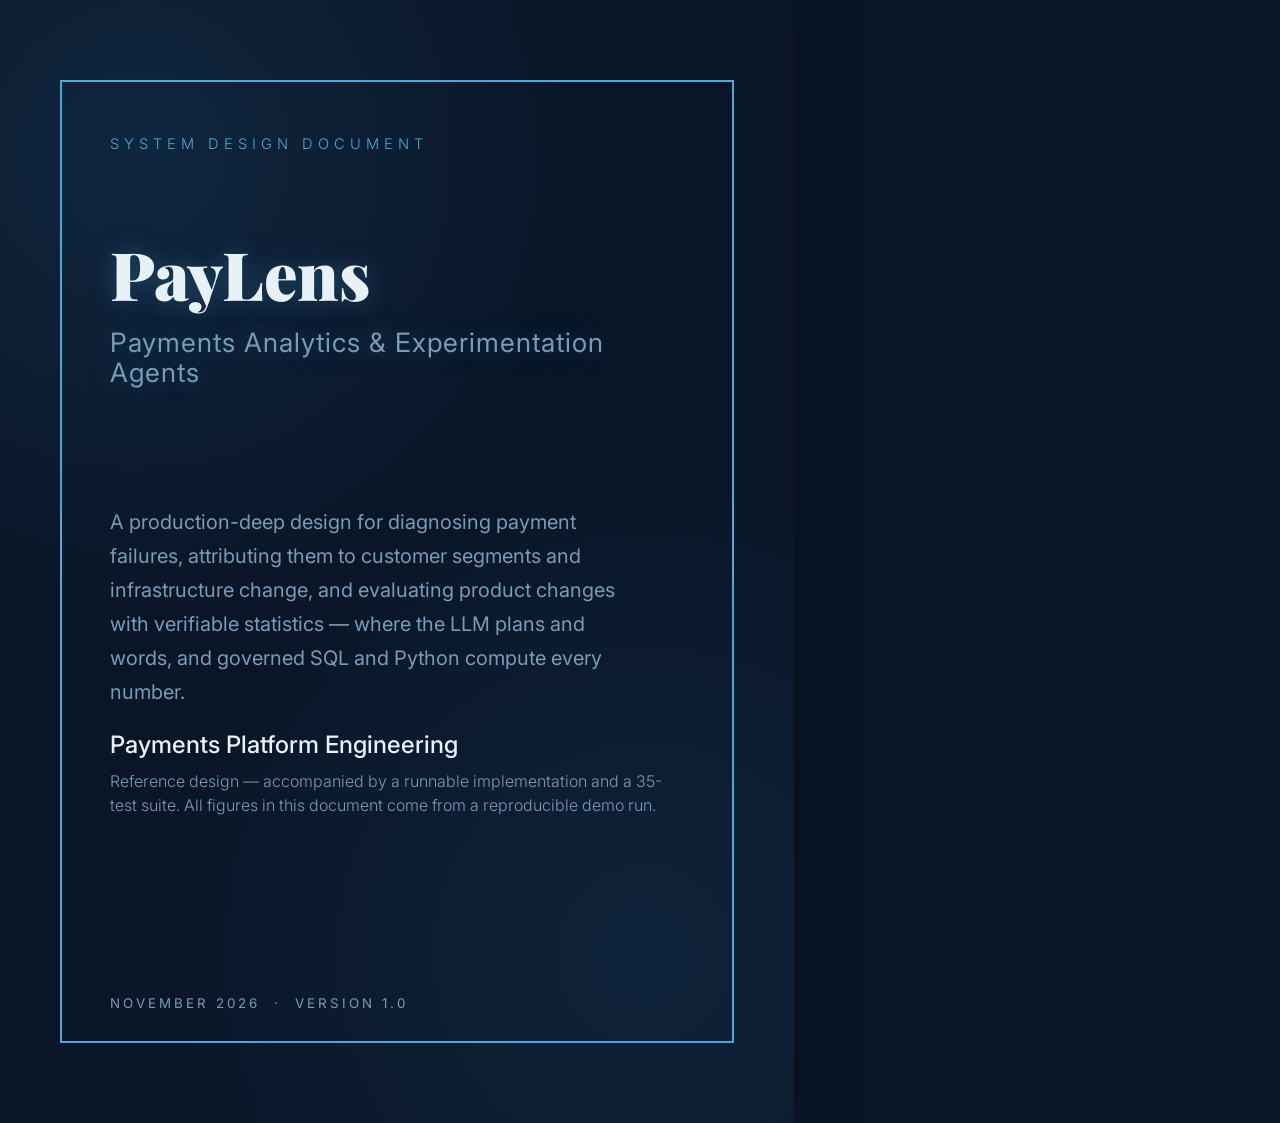
<file: docs/design/cover.html>
<!DOCTYPE html>
<html lang="en">
<head>
  <meta charset="UTF-8">
  <link href="https://fonts.googleapis.com/css2?family=Playfair+Display:wght@400;700;900&family=Inter:wght@300;400;500;600&family=Noto+Serif+SC:wght@400;700;900&display=swap" rel="stylesheet">
  <style>
    @page { size: 794px 1123px; margin: 0; }
    :root {
      --c-bg: #0a1628;
      --c-accent: #4da8da;
      --c-text: #e8f0f8;
      --c-muted: #7a9bb8;
      --c-glow: #2d7ab3;
    }
    html, body { margin: 0; padding: 0; width: 794px; height: 1123px;
                 background: var(--c-bg); color: var(--c-text);
                 font-family: 'Inter', 'Noto Serif SC', sans-serif; }
    @media screen {
      html { height: auto; display: flex; justify-content: center; min-height: 100vh; background: var(--c-bg); }
      body { transform-origin: top center;
             scale: min(1, calc(100vw / 794), calc(100vh / 1123));
             margin: 0 auto; box-shadow: 0 0 60px rgba(0,0,0,0.35); }
    }
    .cover { width: 794px; height: 1123px; position: relative; box-sizing: border-box;
             border: none; outline: none; box-shadow: none; }
    /* Layer 1 - background glow (clipped) */
    .bg-layer { position: absolute; inset: 0; overflow: hidden; z-index: 1; }
    .glow-a { position: absolute; left: 0; top: 0; width: 70%; height: 55%;
              background: radial-gradient(circle at 25% 25%, rgba(45,122,179,0.16), rgba(45,122,179,0) 70%); }
    .glow-b { position: absolute; right: 0; bottom: 0; width: 75%; height: 60%;
              background: radial-gradient(circle at 75% 75%, rgba(45,122,179,0.13), rgba(45,122,179,0) 70%); }
    /* Layer 2 - luminous frame */
    .frame { position: absolute; left: 60px; right: 60px; top: 80px; bottom: 80px;
             border: 2px solid var(--c-accent); z-index: 2; }
    /* Layer 3 - content */
    .content { position: absolute; inset: 0; z-index: 3; }
    .kicker { position: absolute; left: 110px; top: 135px;
              font-size: 11pt; font-weight: 300; color: var(--c-accent);
              letter-spacing: 5px; text-transform: uppercase; }
    .hero { position: absolute; left: 110px; top: 236px; max-width: 560px;
            font-family: 'Playfair Display', 'Noto Serif SC', serif;
            font-size: 50pt; font-weight: 900; line-height: 1.15; color: var(--c-text);
            text-shadow: 0 0 24px rgba(77,168,218,0.35); }
    .hero .sub { display: block; font-size: 20pt; font-weight: 400; letter-spacing: 1px;
                 color: var(--c-muted); margin-top: 14px;
                 font-family: 'Inter', 'Noto Serif SC', sans-serif; }
    .summary { position: absolute; left: 110px; top: 505px; max-width: 520px;
               font-size: 15pt; line-height: 1.7; color: var(--c-muted); }
    .org { position: absolute; left: 110px; top: 730px; max-width: 560px;
           font-size: 18pt; font-weight: 500; color: var(--c-text); }
    .org small { display: block; font-size: 12pt; font-weight: 300; color: var(--c-muted);
                 margin-top: 10px; line-height: 1.5; }
    .date { position: absolute; left: 110px; top: 995px;
            font-size: 10pt; color: var(--c-muted); letter-spacing: 3px; text-transform: uppercase; }
  </style>
</head>
<body>
  <div class="cover">
    <div class="bg-layer">
      <div class="glow-a"></div>
      <div class="glow-b"></div>
    </div>
    <div class="frame"></div>
    <div class="content">
      <div class="kicker">System Design Document</div>
      <div class="hero">PayLens<span class="sub">Payments Analytics &amp; Experimentation Agents</span></div>
      <div class="summary">
        A production-deep design for diagnosing payment failures, attributing them
        to customer segments and infrastructure change, and evaluating product
        changes with verifiable statistics &mdash; where the LLM plans and words, and
        governed SQL and Python compute every number.
      </div>
      <div class="org">
        Payments Platform Engineering
        <small>Reference design &mdash; accompanied by a runnable implementation and a 35-test suite.
        All figures in this document come from a reproducible demo run.</small>
      </div>
      <div class="date">November 2026 &nbsp;&middot;&nbsp; Version 1.0</div>
    </div>
  </div>
</body>
</html>
</file>
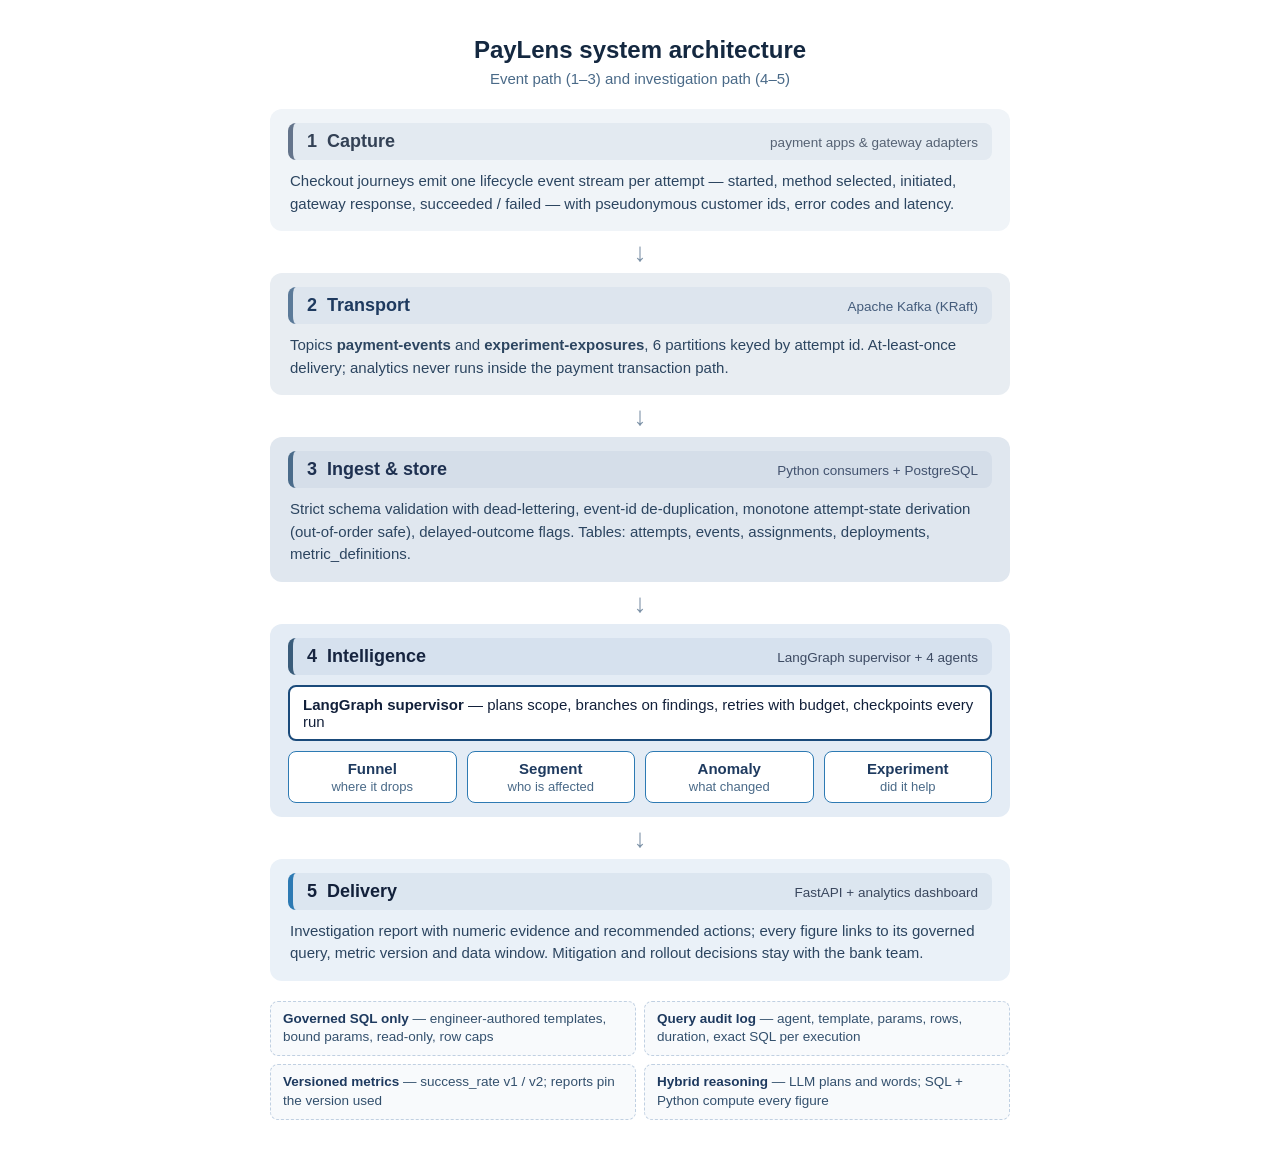
<file: docs/diagrams/architecture.html>
<!DOCTYPE html>
<html lang="en">
<head>
<meta charset="UTF-8">
<style>
  * { margin: 0; padding: 0; box-sizing: border-box; }
  :root { --text: #142840; --sub: #4a6a88; --border: #c0d0e2; --deep: #1a4a7a; --accent: #2d7ab3; }
  body { font-family: -apple-system, BlinkMacSystemFont, 'Segoe UI', Roboto, Arial, sans-serif;
         background: #FFF; color: var(--text); -webkit-font-smoothing: antialiased; }
  #root { width: 800px; margin: 0 auto; padding: 36px 30px; }
  .flow-title { font-size: 24px; font-weight: 700; text-align: center; }
  .flow-subtitle { font-size: 15px; color: var(--sub); text-align: center; margin: 6px 0 22px; }
  .phase { border-radius: 12px; padding: 14px 18px; }
  .phase-title { font-size: 18px; font-weight: 700; padding: 8px 14px; border-radius: 8px; margin-bottom: 10px;
                 display: flex; justify-content: space-between; align-items: baseline; }
  .phase-title .tag { font-size: 13.5px; font-weight: 500; opacity: .8; }
  .phase p { font-size: 15px; line-height: 1.5; color: #2c4560; margin: 0 2px 2px; }
  .p1 { background: #F0F4F8; } .p1 .phase-title { background: #E3EAF1; color: #334155; border-left: 5px solid #64748B; }
  .p2 { background: #E8EDF2; } .p2 .phase-title { background: #DDE5EE; color: #1E3A5F; border-left: 5px solid #5B7A99; }
  .p3 { background: #E0E7EF; } .p3 .phase-title { background: #D5DEE9; color: #1E3050; border-left: 5px solid #4A6B8A; }
  .p4 { background: #E4ECF5; } .p4 .phase-title { background: #D6E1EE; color: #172540; border-left: 5px solid #3A5C7A; }
  .p5 { background: #EAF1F8; } .p5 .phase-title { background: #DCE6F0; color: #12203a; border-left: 5px solid #2d7ab3; }
  .arrow { text-align: center; color: #7E93A8; font-size: 26px; line-height: 1; margin: 8px 0; }
  .chips { display: flex; gap: 10px; margin-top: 10px; }
  .chip { flex: 1; background: #FFFFFF; border: 1.5px solid var(--accent); border-radius: 8px;
          padding: 8px 10px; font-size: 15px; font-weight: 600; color: #1E3A5F; text-align: center; }
  .chip small { display: block; font-size: 13px; font-weight: 400; color: var(--sub); margin-top: 2px; }
  .sup { background: #FFFFFF; border: 2px solid var(--deep); border-radius: 8px; padding: 9px 13px;
         font-size: 15px; color: #12203a; }
  .rails { display: grid; grid-template-columns: 1fr 1fr; gap: 8px; margin-top: 20px; }
  .rail { font-size: 13.5px; color: #33506d; background: #F8FAFC; border: 1.5px dashed var(--border);
          border-radius: 8px; padding: 8px 12px; line-height: 1.4; }
  .rail b { color: #1E3A5F; }
</style>
</head>
<body>
<div id="root">
  <div class="flow-title">PayLens system architecture</div>
  <div class="flow-subtitle">Event path (1&ndash;3) and investigation path (4&ndash;5)</div>

  <div class="phase p1">
    <div class="phase-title"><span>1 &nbsp;Capture</span><span class="tag">payment apps &amp; gateway adapters</span></div>
    <p>Checkout journeys emit one lifecycle event stream per attempt &mdash; started, method selected, initiated,
       gateway response, succeeded / failed &mdash; with pseudonymous customer ids, error codes and latency.</p>
  </div>
  <div class="arrow">&#8595;</div>

  <div class="phase p2">
    <div class="phase-title"><span>2 &nbsp;Transport</span><span class="tag">Apache Kafka (KRaft)</span></div>
    <p>Topics <b>payment-events</b> and <b>experiment-exposures</b>, 6 partitions keyed by attempt id.
       At-least-once delivery; analytics never runs inside the payment transaction path.</p>
  </div>
  <div class="arrow">&#8595;</div>

  <div class="phase p3">
    <div class="phase-title"><span>3 &nbsp;Ingest &amp; store</span><span class="tag">Python consumers + PostgreSQL</span></div>
    <p>Strict schema validation with dead-lettering, event-id de-duplication, monotone attempt-state derivation
       (out-of-order safe), delayed-outcome flags. Tables: attempts, events, assignments, deployments, metric_definitions.</p>
  </div>
  <div class="arrow">&#8595;</div>

  <div class="phase p4">
    <div class="phase-title"><span>4 &nbsp;Intelligence</span><span class="tag">LangGraph supervisor + 4 agents</span></div>
    <div class="sup"><b>LangGraph supervisor</b> &mdash; plans scope, branches on findings, retries with budget, checkpoints every run</div>
    <div class="chips">
      <div class="chip">Funnel<small>where it drops</small></div>
      <div class="chip">Segment<small>who is affected</small></div>
      <div class="chip">Anomaly<small>what changed</small></div>
      <div class="chip">Experiment<small>did it help</small></div>
    </div>
  </div>
  <div class="arrow">&#8595;</div>

  <div class="phase p5">
    <div class="phase-title"><span>5 &nbsp;Delivery</span><span class="tag">FastAPI + analytics dashboard</span></div>
    <p>Investigation report with numeric evidence and recommended actions; every figure links to its governed
       query, metric version and data window. Mitigation and rollout decisions stay with the bank team.</p>
  </div>

  <div class="rails">
    <div class="rail"><b>Governed SQL only</b> &mdash; engineer-authored templates, bound params, read-only, row caps</div>
    <div class="rail"><b>Query audit log</b> &mdash; agent, template, params, rows, duration, exact SQL per execution</div>
    <div class="rail"><b>Versioned metrics</b> &mdash; success_rate v1 / v2; reports pin the version used</div>
    <div class="rail"><b>Hybrid reasoning</b> &mdash; LLM plans and words; SQL + Python compute every figure</div>
  </div>
</div>
</body>
</html>
</file>
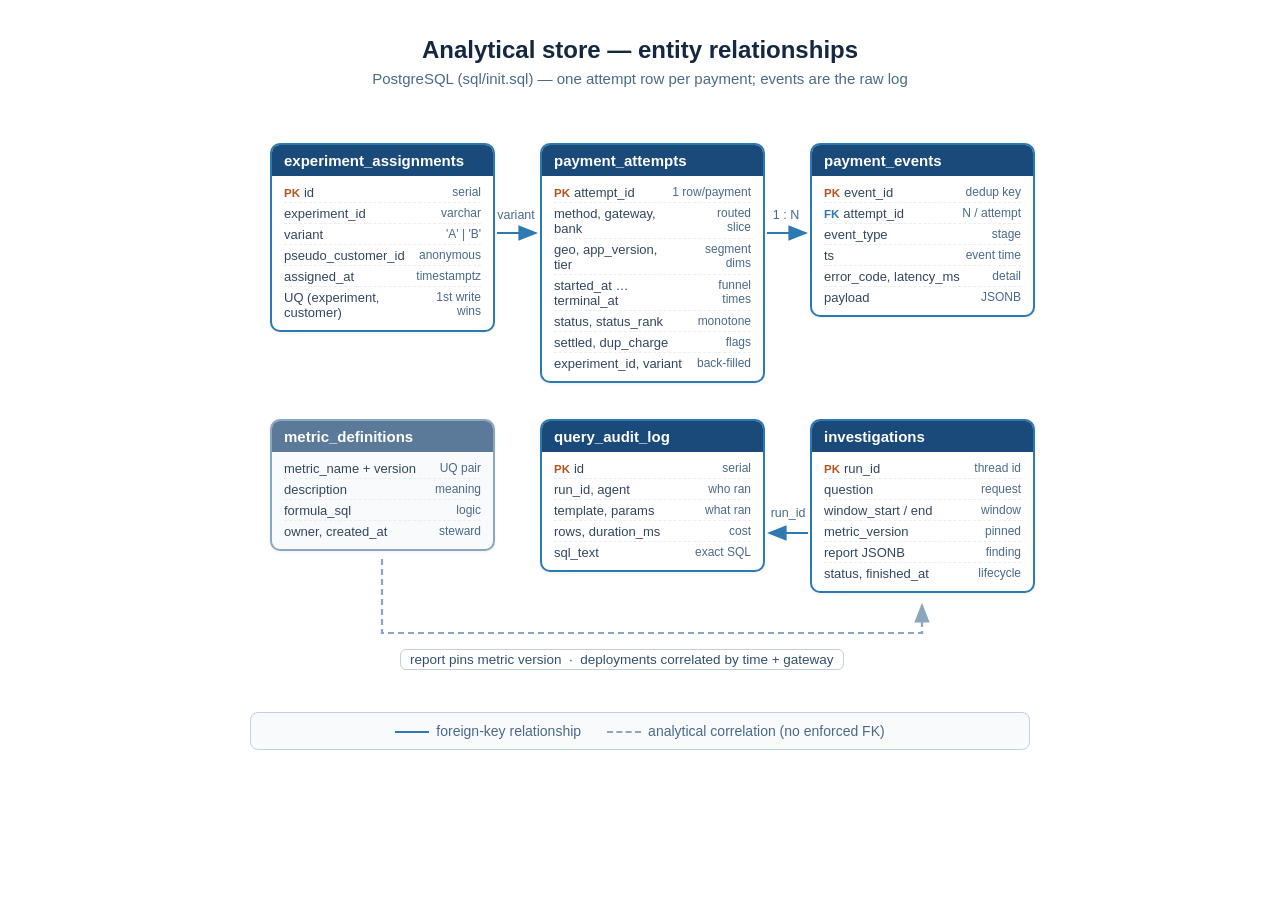
<file: docs/diagrams/er_model.html>
<!DOCTYPE html>
<html lang="en">
<head>
<meta charset="UTF-8">
<style>
  * { margin: 0; padding: 0; box-sizing: border-box; }
  :root { --text: #142840; --sub: #4a6a88; --border: #c0d0e2; --deep: #1a4a7a; --accent: #2d7ab3; }
  body { font-family: -apple-system, BlinkMacSystemFont, 'Segoe UI', Roboto, Arial, sans-serif;
         background: #FFF; color: var(--text); -webkit-font-smoothing: antialiased; }
  #root { width: 840px; margin: 0 auto; padding: 36px 30px; }
  .flow-title { font-size: 24px; font-weight: 700; text-align: center; }
  .flow-subtitle { font-size: 15px; color: var(--sub); text-align: center; margin: 6px 0 26px; }
  .canvas { position: relative; width: 780px; height: 575px; }
  svg.wires { position: absolute; inset: 0; pointer-events: none; }
  .entity { position: absolute; width: 225px; background: #FFFFFF; border: 2.5px solid var(--accent);
            border-radius: 10px; box-shadow: 0 1px 3px rgba(20,40,64,.08); overflow: hidden; }
  .entity.dim { border-color: #8AA6C0; background: #F8FAFC; }
  .entity h3 { font-size: 15px; background: var(--deep); color: #FFFFFF; padding: 7px 12px; font-weight: 600; }
  .entity.dim h3 { background: #5B7A99; }
  .entity ul { list-style: none; padding: 6px 12px 8px; }
  .entity li { font-size: 13px; color: #33475e; padding: 2.5px 0; border-bottom: 1px dashed #E7EEF5;
               display: flex; justify-content: space-between; gap: 8px; }
  .entity li:last-child { border-bottom: none; }
  .entity li .t { color: var(--sub); text-align: right; font-size: 12px; }
  .k { color: #B3541E; font-weight: 600; font-size: 11.5px; margin-right: 4px; }
  .fk { color: var(--accent); font-weight: 600; font-size: 11.5px; margin-right: 4px; }
  .lbl { position: absolute; font-size: 13.5px; color: #33506d; background: #FFFFFF;
         border: 1.5px solid var(--border); border-radius: 6px; padding: 2px 9px; white-space: nowrap; }
  .legend { display: flex; flex-wrap: wrap; gap: 14px 26px; justify-content: center; margin-top: 24px; font-size: 14px;
            color: var(--sub); background: #F8FAFC; border: 1px solid var(--border);
            border-radius: 8px; padding: 10px 18px; width: 780px; margin-left: auto; margin-right: auto; }
  .legend .solid, .legend .dash { display: inline-block; width: 34px; height: 0; vertical-align: middle; margin-right: 7px; }
  .legend .solid { border-top: 2.5px solid var(--accent); }
  .legend .dash { border-top: 2.5px dashed #8AA6C0; }
</style>
</head>
<body>
<div id="root">
  <div class="flow-title">Analytical store &mdash; entity relationships</div>
  <div class="flow-subtitle">PostgreSQL (sql/init.sql) &mdash; one attempt row per payment; events are the raw log</div>

  <div class="canvas">
    <svg class="wires" width="780" height="575" viewBox="0 0 780 575">
      <defs>
        <marker id="arr" markerWidth="9" markerHeight="7" refX="8" refY="3.5" orient="auto">
          <polygon points="0 0, 9 3.5, 0 7" fill="#2d7ab3"/>
        </marker>
        <marker id="arrg" markerWidth="9" markerHeight="7" refX="8" refY="3.5" orient="auto">
          <polygon points="0 0, 9 3.5, 0 7" fill="#8AA6C0"/>
        </marker>
      </defs>
      <!-- assignments -> attempts -->
      <path d="M 247 120 L 286 120" stroke="#2d7ab3" stroke-width="2.2" fill="none" marker-end="url(#arr)"/>
      <text x="266" y="106" font-size="12.5" fill="#4a6a88" text-anchor="middle" font-family="Arial">variant</text>
      <!-- attempts -> events -->
      <path d="M 517 120 L 556 120" stroke="#2d7ab3" stroke-width="2.2" fill="none" marker-end="url(#arr)"/>
      <text x="536" y="106" font-size="12.5" fill="#4a6a88" text-anchor="middle" font-family="Arial">1 : N</text>
      <!-- investigations -> audit -->
      <path d="M 558 420 L 519 420" stroke="#2d7ab3" stroke-width="2.2" fill="none" marker-end="url(#arr)"/>
      <text x="538" y="404" font-size="12.5" fill="#4a6a88" text-anchor="middle" font-family="Arial">run_id</text>
      <!-- metric_definitions pinned by investigations (dashed, below) -->
      <path d="M 132 446 L 132 520 L 672 520 L 672 492" stroke="#8AA6C0" stroke-width="2.2"
            stroke-dasharray="6 4" fill="none" marker-end="url(#arrg)"/>
    </svg>

    <!-- Row 1 -->
    <div class="entity" style="left: 20px; top: 30px;">
      <h3>experiment_assignments</h3>
      <ul>
        <li><span><span class="k">PK</span>id</span><span class="t">serial</span></li>
        <li><span>experiment_id</span><span class="t">varchar</span></li>
        <li><span>variant</span><span class="t">'A' | 'B'</span></li>
        <li><span>pseudo_customer_id</span><span class="t">anonymous</span></li>
        <li><span>assigned_at</span><span class="t">timestamptz</span></li>
        <li><span>UQ (experiment, customer)</span><span class="t">1st write wins</span></li>
      </ul>
    </div>

    <div class="entity" style="left: 290px; top: 30px;">
      <h3>payment_attempts</h3>
      <ul>
        <li><span><span class="k">PK</span>attempt_id</span><span class="t">1 row/payment</span></li>
        <li><span>method, gateway, bank</span><span class="t">routed slice</span></li>
        <li><span>geo, app_version, tier</span><span class="t">segment dims</span></li>
        <li><span>started_at &#8230; terminal_at</span><span class="t">funnel times</span></li>
        <li><span>status, status_rank</span><span class="t">monotone</span></li>
        <li><span>settled, dup_charge</span><span class="t">flags</span></li>
        <li><span>experiment_id, variant</span><span class="t">back-filled</span></li>
      </ul>
    </div>

    <div class="entity" style="left: 560px; top: 30px;">
      <h3>payment_events</h3>
      <ul>
        <li><span><span class="k">PK</span>event_id</span><span class="t">dedup key</span></li>
        <li><span><span class="fk">FK</span>attempt_id</span><span class="t">N / attempt</span></li>
        <li><span>event_type</span><span class="t">stage</span></li>
        <li><span>ts</span><span class="t">event time</span></li>
        <li><span>error_code, latency_ms</span><span class="t">detail</span></li>
        <li><span>payload</span><span class="t">JSONB</span></li>
      </ul>
    </div>

    <!-- Row 2 -->
    <div class="entity dim" style="left: 20px; top: 306px;">
      <h3>metric_definitions</h3>
      <ul>
        <li><span>metric_name + version</span><span class="t">UQ pair</span></li>
        <li><span>description</span><span class="t">meaning</span></li>
        <li><span>formula_sql</span><span class="t">logic</span></li>
        <li><span>owner, created_at</span><span class="t">steward</span></li>
      </ul>
    </div>

    <div class="entity" style="left: 290px; top: 306px;">
      <h3>query_audit_log</h3>
      <ul>
        <li><span><span class="k">PK</span>id</span><span class="t">serial</span></li>
        <li><span>run_id, agent</span><span class="t">who ran</span></li>
        <li><span>template, params</span><span class="t">what ran</span></li>
        <li><span>rows, duration_ms</span><span class="t">cost</span></li>
        <li><span>sql_text</span><span class="t">exact SQL</span></li>
      </ul>
    </div>

    <div class="entity" style="left: 560px; top: 306px;">
      <h3>investigations</h3>
      <ul>
        <li><span><span class="k">PK</span>run_id</span><span class="t">thread id</span></li>
        <li><span>question</span><span class="t">request</span></li>
        <li><span>window_start / end</span><span class="t">window</span></li>
        <li><span>metric_version</span><span class="t">pinned</span></li>
        <li><span>report JSONB</span><span class="t">finding</span></li>
        <li><span>status, finished_at</span><span class="t">lifecycle</span></li>
      </ul>
    </div>

    <div class="lbl" style="left: 150px; top: 536px;">report pins metric version &nbsp;&middot;&nbsp; deployments correlated by time + gateway</div>
  </div>

  <div class="legend">
    <span><span class="solid"></span>foreign-key relationship</span>
    <span><span class="dash"></span>analytical correlation (no enforced FK)</span>
  </div>
</div>
</body>
</html>
</file>
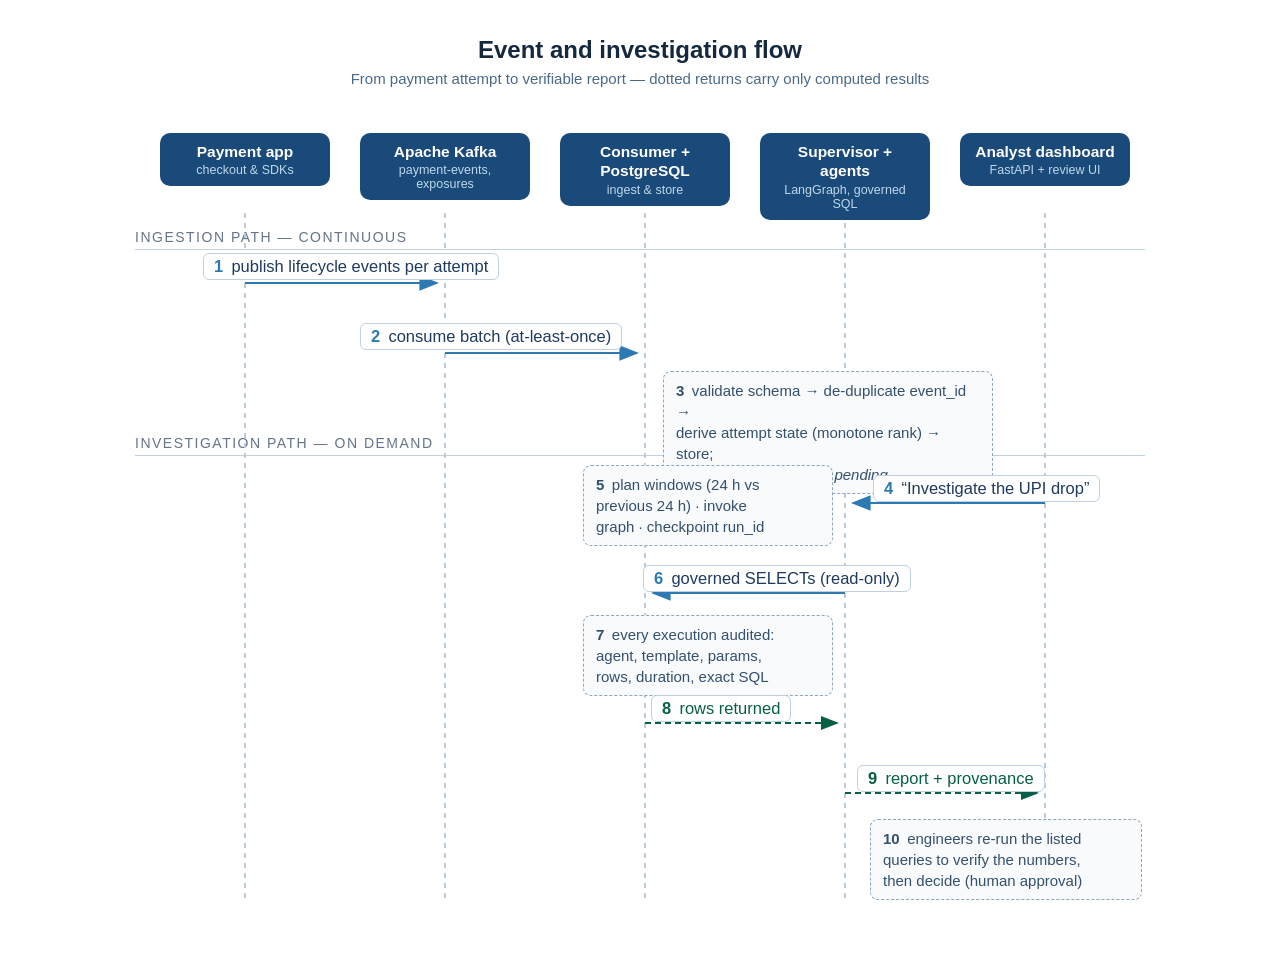
<file: docs/diagrams/event_sequence.html>
<!DOCTYPE html>
<html lang="en">
<head>
<meta charset="UTF-8">
<style>
  * { margin: 0; padding: 0; box-sizing: border-box; }
  :root { --text: #142840; --sub: #4a6a88; --border: #c0d0e2; --deep: #1a4a7a; --accent: #2d7ab3; }
  body { font-family: -apple-system, BlinkMacSystemFont, 'Segoe UI', Roboto, Arial, sans-serif;
         background: #FFF; color: var(--text); -webkit-font-smoothing: antialiased; }
  #root { width: fit-content; margin: 0 auto; padding: 36px 30px; }
  .flow-title { font-size: 24px; font-weight: 700; text-align: center; }
  .flow-subtitle { font-size: 15px; color: var(--sub); text-align: center; margin: 6px 0 26px; }
  .canvas { position: relative; width: 1050px; height: 810px; }
  .actor { position: absolute; top: 20px; width: 170px; background: var(--deep); color: #FFFFFF;
           border-radius: 10px; padding: 9px 10px; text-align: center; }
  .actor b { display: block; font-size: 15.5px; line-height: 1.25; }
  .actor span { display: block; font-size: 12.5px; color: #BFD7EA; margin-top: 2px; }
  svg.wires { position: absolute; inset: 0; pointer-events: none; }
  .msg { position: absolute; font-size: 16.5px; color: #1E3A5F; text-align: center;
         background: #FFFFFF; border: 1.5px solid var(--border); border-radius: 6px;
         padding: 3px 10px; white-space: nowrap; }
  .msg b { color: var(--accent); font-weight: 700; }
  .msg.ret { color: #065F46; }
  .msg.ret b { color: #065F46; }
  .selfnote { position: absolute; font-size: 15px; color: #33506d; background: #F8FAFC;
              border: 1.5px dashed #8AA6C0; border-radius: 8px; padding: 8px 12px; text-align: left; line-height: 1.4; }
  .phase { position: absolute; left: 20px; width: 1010px; font-size: 14px; letter-spacing: 1.5px;
           color: #64748B; text-transform: uppercase; border-bottom: 1.5px solid var(--border); padding-bottom: 4px; }
</style>
</head>
<body>
<div id="root">
  <div class="flow-title">Event and investigation flow</div>
  <div class="flow-subtitle">From payment attempt to verifiable report &mdash; dotted returns carry only computed results</div>

  <div class="canvas">
    <div class="phase" style="top: 116px;">ingestion path &mdash; continuous</div>
    <div class="phase" style="top: 322px;">investigation path &mdash; on demand</div>

    <svg class="wires" width="1050" height="810" viewBox="0 0 1050 810">
      <defs>
        <marker id="s" markerWidth="9" markerHeight="7" refX="8" refY="3.5" orient="auto">
          <polygon points="0 0, 9 3.5, 0 7" fill="#2d7ab3"/>
        </marker>
        <marker id="g" markerWidth="9" markerHeight="7" refX="8" refY="3.5" orient="auto">
          <polygon points="0 0, 9 3.5, 0 7" fill="#065F46"/>
        </marker>
      </defs>
      <line x1="130" y1="100" x2="130"  y2="786" stroke="#B9CBDD" stroke-width="2" stroke-dasharray="5 5"/>
      <line x1="330" y1="100" x2="330"  y2="786" stroke="#B9CBDD" stroke-width="2" stroke-dasharray="5 5"/>
      <line x1="530" y1="100" x2="530"  y2="786" stroke="#B9CBDD" stroke-width="2" stroke-dasharray="5 5"/>
      <line x1="730" y1="100" x2="730"  y2="786" stroke="#B9CBDD" stroke-width="2" stroke-dasharray="5 5"/>
      <line x1="930" y1="100" x2="930"  y2="786" stroke="#B9CBDD" stroke-width="2" stroke-dasharray="5 5"/>

      <line x1="130" y1="170" x2="322" y2="170" stroke="#2d7ab3" stroke-width="2.2" marker-end="url(#s)"/>
      <line x1="330" y1="240" x2="522" y2="240" stroke="#2d7ab3" stroke-width="2.2" marker-end="url(#s)"/>

      <line x1="930" y1="390" x2="738" y2="390" stroke="#2d7ab3" stroke-width="2.2" marker-end="url(#s)"/>
      <line x1="730" y1="480" x2="538" y2="480" stroke="#2d7ab3" stroke-width="2.2" marker-end="url(#s)"/>
      <line x1="530" y1="610" x2="722" y2="610" stroke="#065F46" stroke-width="2" stroke-dasharray="6 4" marker-end="url(#g)"/>
      <line x1="730" y1="680" x2="922" y2="680" stroke="#065F46" stroke-width="2" stroke-dasharray="6 4" marker-end="url(#g)"/>
    </svg>

    <div class="actor" style="left: 45px;"><b>Payment app</b><span>checkout &amp; SDKs</span></div>
    <div class="actor" style="left: 245px;"><b>Apache Kafka</b><span>payment-events,<br>exposures</span></div>
    <div class="actor" style="left: 445px;"><b>Consumer +<br>PostgreSQL</b><span>ingest &amp; store</span></div>
    <div class="actor" style="left: 645px;"><b>Supervisor +<br>agents</b><span>LangGraph, governed SQL</span></div>
    <div class="actor" style="left: 845px;"><b>Analyst dashboard</b><span>FastAPI + review UI</span></div>

    <div class="msg" style="left: 88px; top: 140px;"><b>1</b>&ensp;publish lifecycle events per attempt</div>
    <div class="msg" style="left: 245px; top: 210px;"><b>2</b>&ensp;consume batch (at-least-once)</div>
    <div class="selfnote" style="left: 548px; top: 258px; width: 330px;"><b>3</b>&ensp;validate schema &rarr; de-duplicate event_id &rarr;<br>derive attempt state (monotone rank) &rarr; store;<br>unsettled attempts stay <em>pending</em></div>

    <div class="msg" style="left: 758px; top: 362px;"><b>4</b>&ensp;&ldquo;Investigate the UPI drop&rdquo;</div>
    <div class="selfnote" style="left: 468px; top: 352px; width: 250px;"><b>5</b>&ensp;plan windows (24 h vs<br>previous 24 h) &middot; invoke<br>graph &middot; checkpoint run_id</div>
    <div class="msg" style="left: 528px; top: 452px;"><b>6</b>&ensp;governed SELECTs (read-only)</div>
    <div class="selfnote" style="left: 468px; top: 502px; width: 250px;"><b>7</b>&ensp;every execution audited:<br>agent, template, params,<br>rows, duration, exact SQL</div>
    <div class="msg ret" style="left: 536px; top: 582px;"><b>8</b>&ensp;rows returned</div>
    <div class="msg ret" style="left: 742px; top: 652px;"><b>9</b>&ensp;report + provenance</div>
    <div class="selfnote" style="left: 755px; top: 706px; width: 272px;"><b>10</b>&ensp;engineers re-run the listed<br>queries to verify the numbers,<br>then decide (human approval)</div>
  </div>
</div>
</body>
</html>
</file>
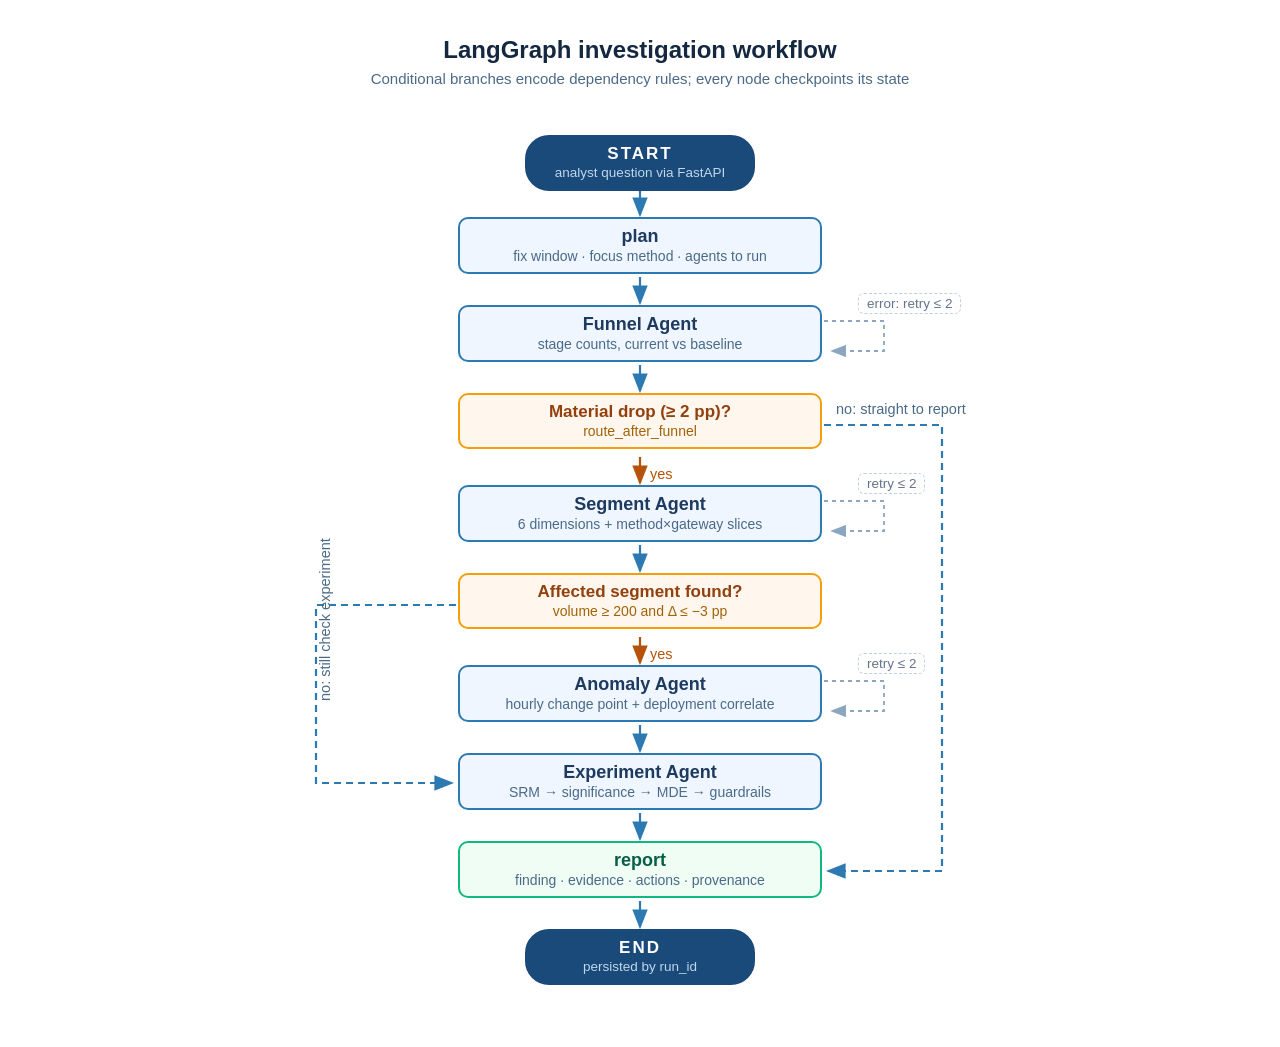
<file: docs/diagrams/langgraph_workflow.html>
<!DOCTYPE html>
<html lang="en">
<head>
<meta charset="UTF-8">
<style>
  * { margin: 0; padding: 0; box-sizing: border-box; }
  :root { --text: #142840; --sub: #4a6a88; --border: #c0d0e2; --deep: #1a4a7a; --accent: #2d7ab3; }
  body { font-family: -apple-system, BlinkMacSystemFont, 'Segoe UI', Roboto, Arial, sans-serif;
         background: #FFF; color: var(--text); -webkit-font-smoothing: antialiased; }
  #root { width: 800px; margin: 0 auto; padding: 36px 30px; }
  .flow-title { font-size: 24px; font-weight: 700; text-align: center; }
  .flow-subtitle { font-size: 15px; color: var(--sub); text-align: center; margin: 6px 0 24px; }
  .canvas { position: relative; width: 740px; height: 900px; }
  svg.wires { position: absolute; inset: 0; }
  .node { position: absolute; width: 364px; left: 188px; border: 2.5px solid var(--accent); background: #EFF6FF;
          border-radius: 10px; padding: 7px 14px; text-align: center; }
  .node b { display: block; font-size: 18px; color: #1E3A5F; }
  .node span { display: block; font-size: 14px; color: var(--sub); line-height: 1.3; }
  .pill { border-radius: 24px; background: var(--deep); border-color: var(--deep); width: 230px; left: 255px !important; }
  .pill b { color: #FFFFFF; letter-spacing: 2px; font-size: 17px; }
  .pill span { color: #BFD7EA; font-size: 13.5px; }
  .decision { background: #FFF7ED; border-color: #F59E0B; }
  .decision b { color: #92400E; font-size: 17px; }
  .decision span { color: #A16207; }
  .done { background: #F0FDF4; border-color: #10B981; }
  .done b { color: #065F46; }
  .note { position: absolute; font-size: 14px; color: #33506d; background: #FFFFFF;
          border: 1.5px solid var(--border); border-radius: 6px; padding: 2px 8px; white-space: nowrap; }
  .note.small { font-size: 13.5px; color: #64748B; border-style: dashed; }
</style>
</head>
<body>
<div id="root">
  <div class="flow-title">LangGraph investigation workflow</div>
  <div class="flow-subtitle">Conditional branches encode dependency rules; every node checkpoints its state</div>

  <div class="canvas">
    <svg class="wires" width="740" height="900" viewBox="0 0 740 900">
      <defs>
        <marker id="a" markerWidth="9" markerHeight="7" refX="8" refY="3.5" orient="auto">
          <polygon points="0 0, 9 3.5, 0 7" fill="#2d7ab3"/>
        </marker>
        <marker id="ay" markerWidth="9" markerHeight="7" refX="8" refY="3.5" orient="auto">
          <polygon points="0 0, 9 3.5, 0 7" fill="#B45309"/>
        </marker>
        <marker id="ag" markerWidth="9" markerHeight="7" refX="8" refY="3.5" orient="auto">
          <polygon points="0 0, 9 3.5, 0 7" fill="#8AA6C0"/>
        </marker>
      </defs>
      <path d="M 370 78 L 370 104" stroke="#2d7ab3" stroke-width="2.2" fill="none" marker-end="url(#a)"/>
      <path d="M 370 166 L 370 192" stroke="#2d7ab3" stroke-width="2.2" fill="none" marker-end="url(#a)"/>
      <path d="M 370 254 L 370 280" stroke="#2d7ab3" stroke-width="2.2" fill="none" marker-end="url(#a)"/>
      <path d="M 370 346 L 370 372" stroke="#B45309" stroke-width="2.2" fill="none" marker-end="url(#ay)"/>
      <text x="380" y="368" font-size="14.5" fill="#B45309" font-family="Arial">yes</text>
      <path d="M 370 434 L 370 460" stroke="#2d7ab3" stroke-width="2.2" fill="none" marker-end="url(#a)"/>
      <path d="M 370 526 L 370 552" stroke="#B45309" stroke-width="2.2" fill="none" marker-end="url(#ay)"/>
      <text x="380" y="548" font-size="14.5" fill="#B45309" font-family="Arial">yes</text>
      <path d="M 370 614 L 370 640" stroke="#2d7ab3" stroke-width="2.2" fill="none" marker-end="url(#a)"/>
      <path d="M 370 702 L 370 728" stroke="#2d7ab3" stroke-width="2.2" fill="none" marker-end="url(#a)"/>
      <path d="M 370 790 L 370 816" stroke="#2d7ab3" stroke-width="2.2" fill="none" marker-end="url(#a)"/>
      <!-- d1 'no' right bus -> report -->
      <path d="M 554 314 L 672 314 L 672 760 L 558 760" stroke="#2d7ab3" stroke-width="2.2"
            stroke-dasharray="7 5" fill="none" marker-end="url(#a)"/>
      <text x="566" y="303" font-size="14.5" fill="#4a6a88" font-family="Arial">no: straight to report</text>
      <!-- d2 'no' left bus -> experiment -->
      <path d="M 186 494 L 46 494 L 46 672 L 182 672" stroke="#2d7ab3" stroke-width="2.2"
            stroke-dasharray="7 5" fill="none" marker-end="url(#a)"/>
      <text x="60" y="590" font-size="14.5" fill="#4a6a88" font-family="Arial" transform="rotate(-90 60 590)">no: still check experiment</text>
      <!-- retry self-loops -->
      <path d="M 554 210 L 614 210 L 614 240 L 562 240" stroke="#8AA6C0" stroke-width="1.8"
            stroke-dasharray="4 4" fill="none" marker-end="url(#ag)"/>
      <path d="M 554 390 L 614 390 L 614 420 L 562 420" stroke="#8AA6C0" stroke-width="1.8"
            stroke-dasharray="4 4" fill="none" marker-end="url(#ag)"/>
      <path d="M 554 570 L 614 570 L 614 600 L 562 600" stroke="#8AA6C0" stroke-width="1.8"
            stroke-dasharray="4 4" fill="none" marker-end="url(#ag)"/>
    </svg>

    <div class="node pill" style="top: 24px;"><b>START</b><span>analyst question via FastAPI</span></div>
    <div class="node" style="top: 106px;"><b>plan</b><span>fix window &middot; focus method &middot; agents to run</span></div>
    <div class="node" style="top: 194px;"><b>Funnel Agent</b><span>stage counts, current vs baseline</span></div>
    <div class="node decision" style="top: 282px;"><b>Material drop (&ge; 2 pp)?</b><span>route_after_funnel</span></div>
    <div class="node" style="top: 374px;"><b>Segment Agent</b><span>6 dimensions + method&times;gateway slices</span></div>
    <div class="node decision" style="top: 462px;"><b>Affected segment found?</b><span>volume &ge; 200 and &Delta; &le; &minus;3 pp</span></div>
    <div class="node" style="top: 554px;"><b>Anomaly Agent</b><span>hourly change point + deployment correlate</span></div>
    <div class="node" style="top: 642px;"><b>Experiment Agent</b><span>SRM &rarr; significance &rarr; MDE &rarr; guardrails</span></div>
    <div class="node done" style="top: 730px;"><b>report</b><span>finding &middot; evidence &middot; actions &middot; provenance</span></div>
    <div class="node pill" style="top: 818px;"><b>END</b><span>persisted by run_id</span></div>

    <div class="note small" style="left: 588px; top: 182px;">error: retry &le; 2</div>
    <div class="note small" style="left: 588px; top: 362px;">retry &le; 2</div>
    <div class="note small" style="left: 588px; top: 542px;">retry &le; 2</div>
  </div>
</div>
</body>
</html>
</file>
